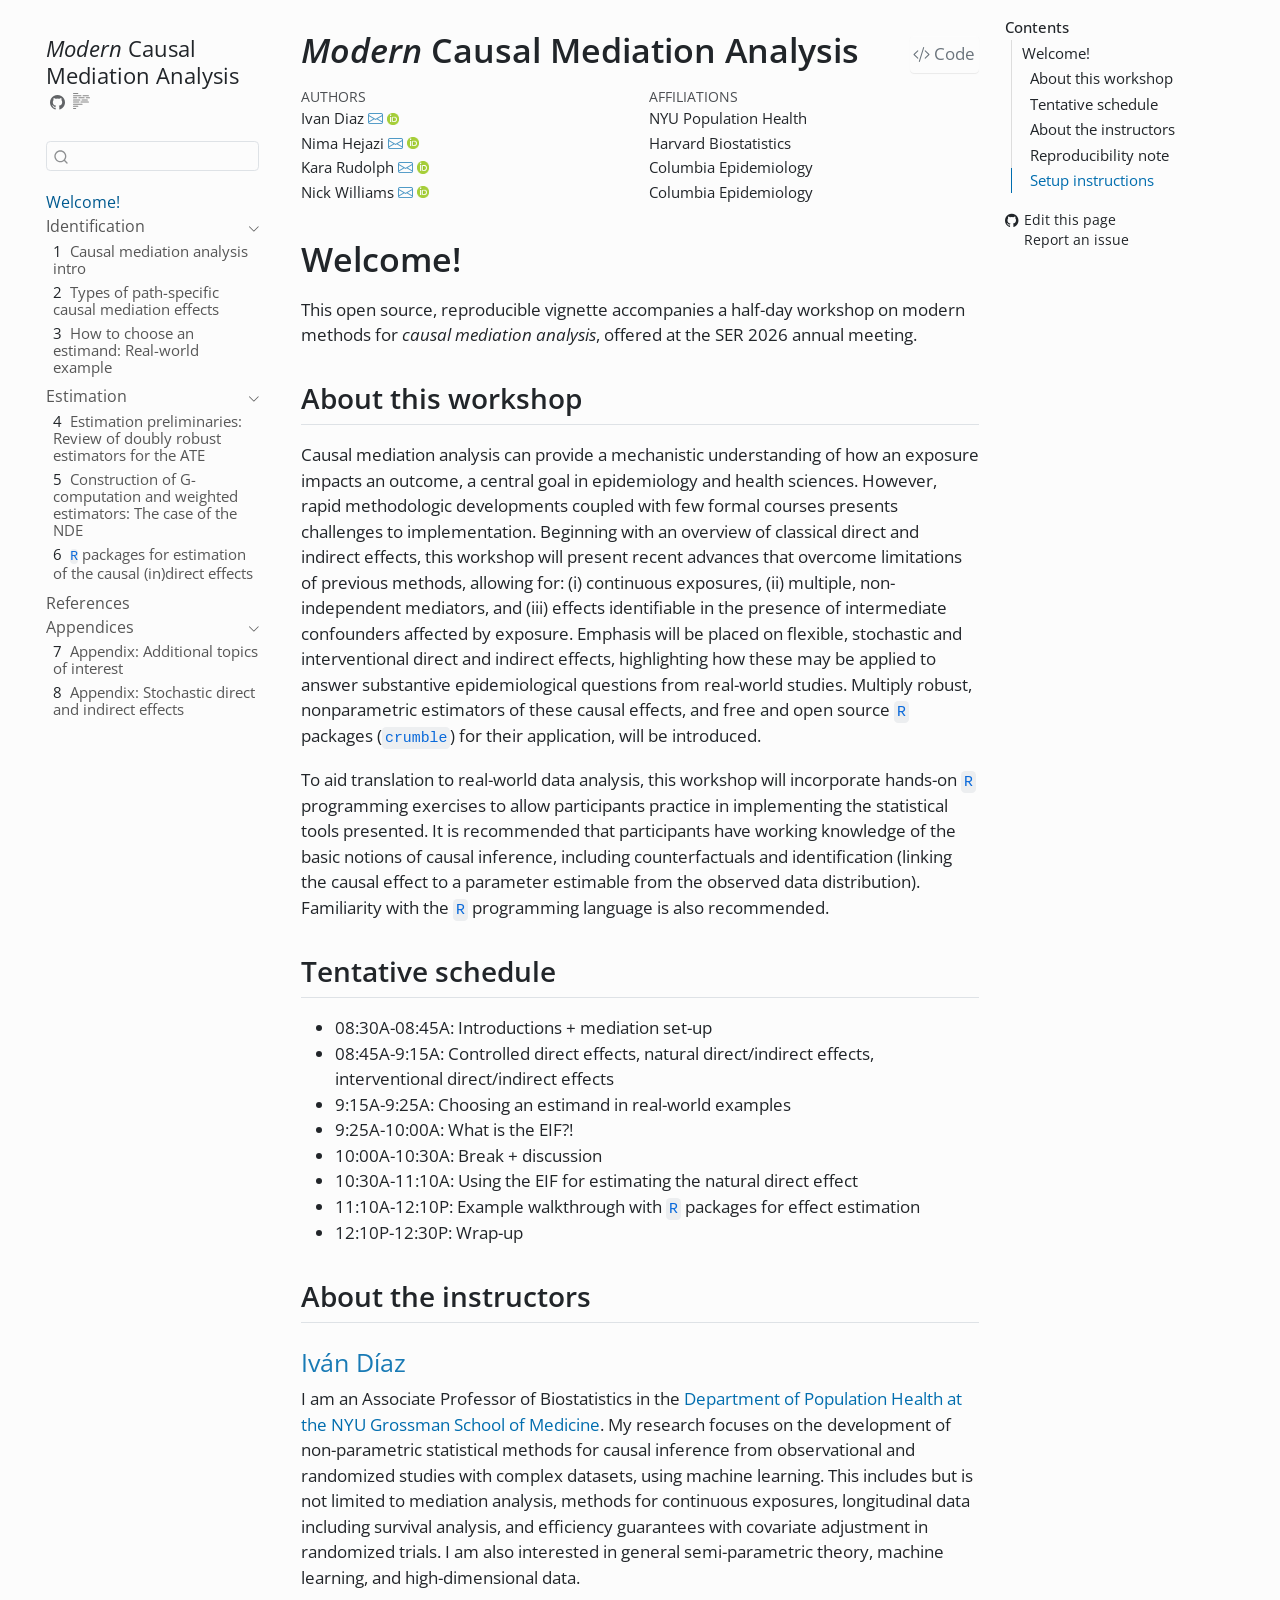
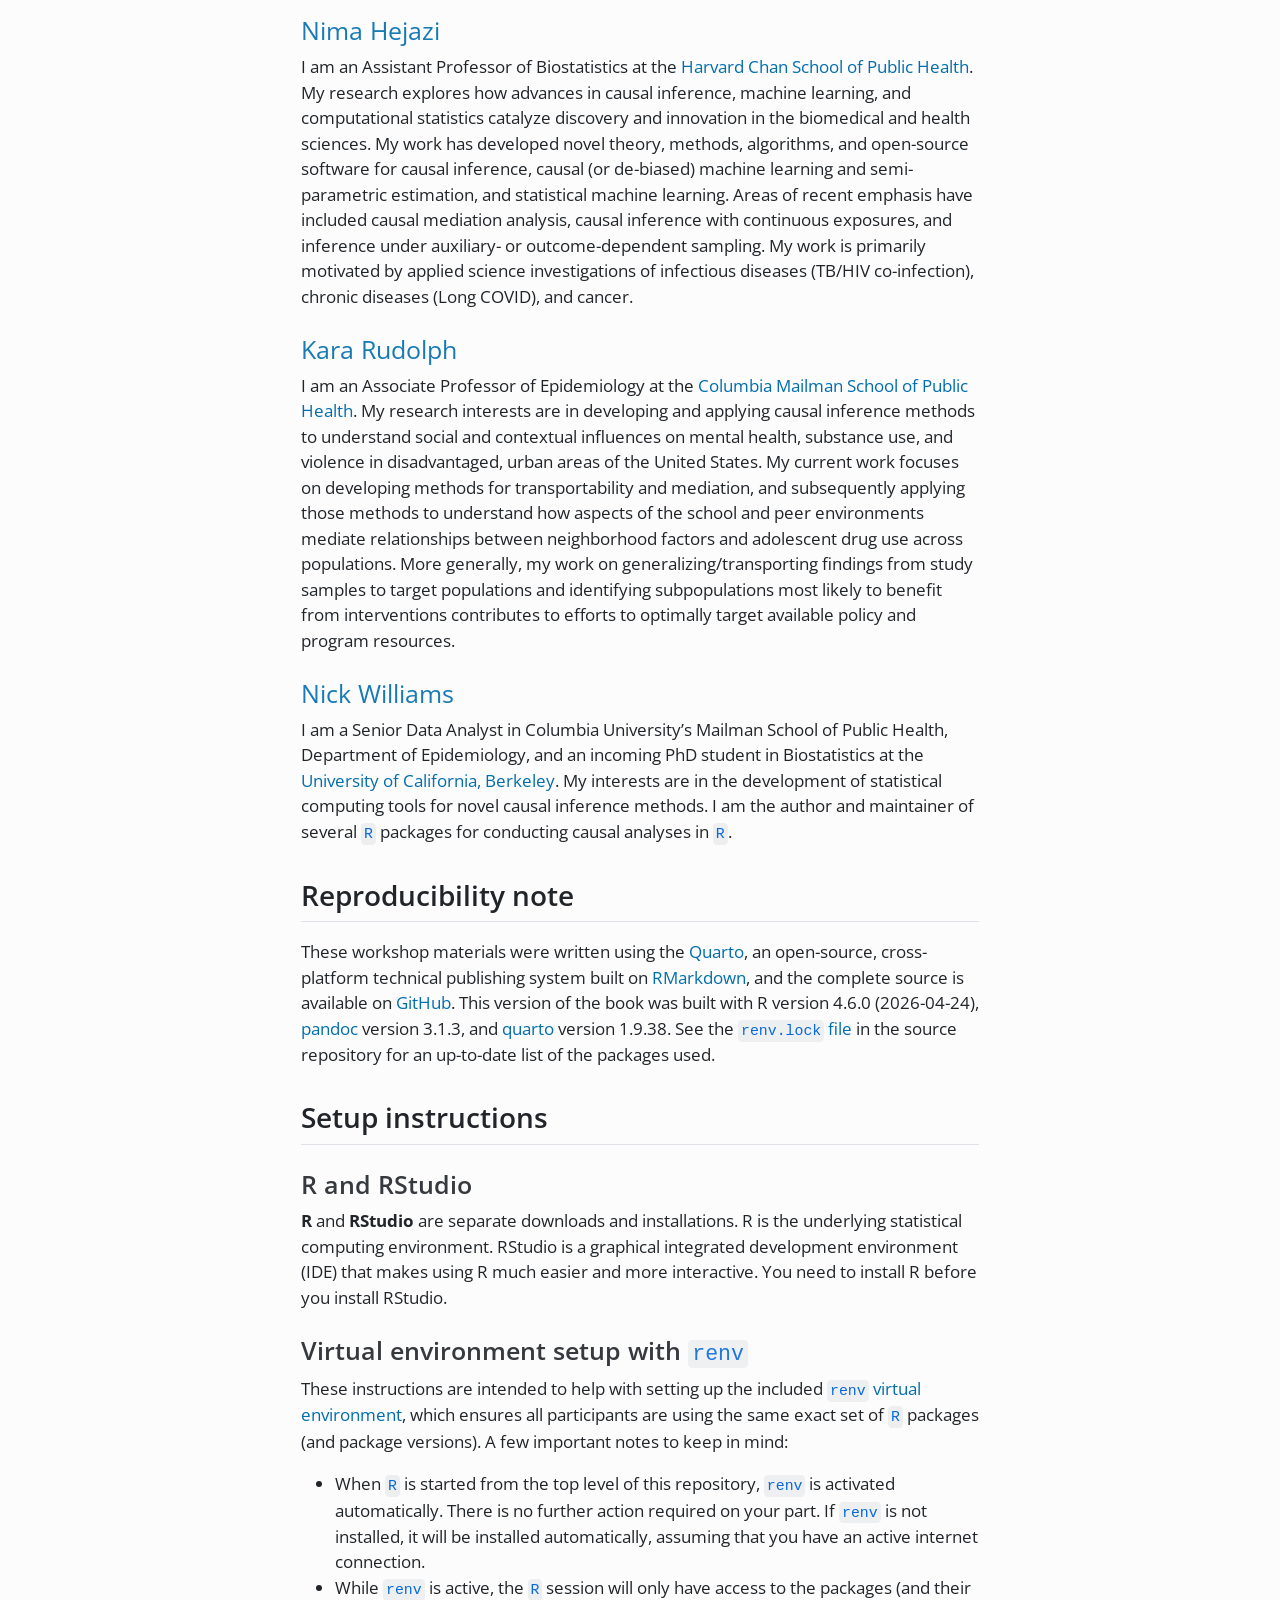
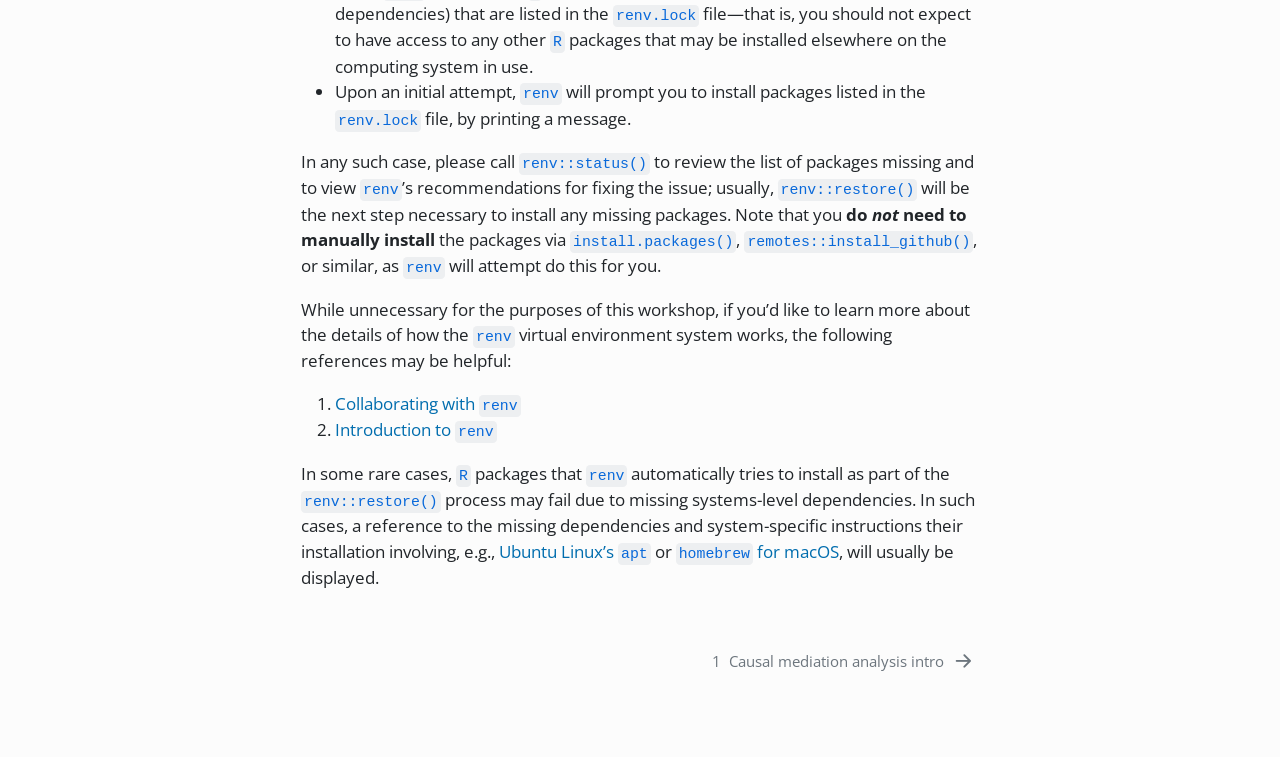
<file: index.html>
<!DOCTYPE html>
<html xmlns="http://www.w3.org/1999/xhtml" lang="en" xml:lang="en"><head>
<meta http-equiv="Content-Type" content="text/html; charset=UTF-8">
<meta charset="utf-8">
<meta name="generator" content="quarto-1.9.38">
<meta name="viewport" content="width=device-width, initial-scale=1.0, user-scalable=yes">
<title>Modern Causal Mediation Analysis</title>
<style>
/* Default styles provided by pandoc.
** See https://pandoc.org/MANUAL.html#variables-for-html for config info.
*/
code{white-space: pre-wrap;}
span.smallcaps{font-variant: small-caps;}
div.columns{display: flex; gap: min(4vw, 1.5em);}
div.column{flex: auto; overflow-x: auto;}
div.hanging-indent{margin-left: 1.5em; text-indent: -1.5em;}
ul.task-list{list-style: none;}
ul.task-list li input[type="checkbox"] {
  width: 0.8em;
  margin: 0 0.8em 0.2em -1em; /* quarto-specific, see https://github.com/quarto-dev/quarto-cli/issues/4556 */ 
  vertical-align: middle;
}
/* CSS for syntax highlighting */
html { -webkit-text-size-adjust: 100%; }
pre > code.sourceCode { white-space: pre; position: relative; }
pre > code.sourceCode > span { display: inline-block; line-height: 1.25; }
pre > code.sourceCode > span:empty { height: 1.2em; }
.sourceCode { overflow: visible; }
code.sourceCode > span { color: inherit; text-decoration: inherit; }
div.sourceCode { margin: 1em 0; }
pre.sourceCode { margin: 0; }
@media screen {
div.sourceCode { overflow: auto; }
}
@media print {
pre > code.sourceCode { white-space: pre-wrap; }
pre > code.sourceCode > span { text-indent: -5em; padding-left: 5em; }
}
pre.numberSource code
  { counter-reset: source-line 0; }
pre.numberSource code > span
  { position: relative; left: -4em; counter-increment: source-line; }
pre.numberSource code > span > a:first-child::before
  { content: counter(source-line);
    position: relative; left: -1em; text-align: right; vertical-align: baseline;
    border: none; display: inline-block;
    -webkit-touch-callout: none; -webkit-user-select: none;
    -khtml-user-select: none; -moz-user-select: none;
    -ms-user-select: none; user-select: none;
    padding: 0 4px; width: 4em;
  }
pre.numberSource { margin-left: 3em;  padding-left: 4px; }
div.sourceCode
  {   }
@media screen {
pre > code.sourceCode > span > a:first-child::before { text-decoration: underline; }
}
</style>

<script src="site_libs/quarto-nav/quarto-nav.js"></script>
<script src="site_libs/quarto-nav/headroom.min.js"></script>
<script src="site_libs/clipboard/clipboard.min.js"></script>
<script src="site_libs/quarto-search/autocomplete.umd.js"></script>
<script src="site_libs/quarto-search/fuse.min.js"></script>
<script src="site_libs/quarto-search/quarto-search.js"></script>
<meta name="quarto:offset" content="./">
<link href="./chapters/intro.html" rel="next">
<script src="site_libs/quarto-html/quarto.js" type="module"></script>
<script src="site_libs/quarto-html/tabsets/tabsets.js" type="module"></script>
<script src="site_libs/quarto-html/popper.min.js"></script>
<script src="site_libs/quarto-html/tippy.umd.min.js"></script>
<script src="site_libs/quarto-html/anchor.min.js"></script>
<link href="site_libs/quarto-html/tippy.css" rel="stylesheet">
<link href="site_libs/quarto-html/quarto-syntax-highlighting-be8263ff1b6b897a8d97feb209c764ac.css" rel="stylesheet" id="quarto-text-highlighting-styles">
<script src="site_libs/bootstrap/bootstrap.min.js"></script>
<link href="site_libs/bootstrap/bootstrap-icons.css" rel="stylesheet">
<link href="site_libs/bootstrap/bootstrap-91139ec9cef43a7ddec074dd0cc485e0.min.css" rel="stylesheet" append-hash="true" id="quarto-bootstrap" data-mode="light"><script id="quarto-search-options" type="application/json">{
  "location": "sidebar",
  "copy-button": false,
  "collapse-after": 3,
  "panel-placement": "start",
  "type": "textbox",
  "limit": 50,
  "keyboard-shortcut": [
    "f",
    "/",
    "s"
  ],
  "show-item-context": false,
  "language": {
    "search-no-results-text": "No results",
    "search-matching-documents-text": "matching documents",
    "search-copy-link-title": "Copy link to search",
    "search-hide-matches-text": "Hide additional matches",
    "search-more-match-text": "more match in this document",
    "search-more-matches-text": "more matches in this document",
    "search-clear-button-title": "Clear",
    "search-text-placeholder": "",
    "search-detached-cancel-button-title": "Cancel",
    "search-submit-button-title": "Submit",
    "search-label": "Search"
  }
}</script><script>
  MathJax = {
    tex: {
      tags: 'ams',  // should be 'ams', 'none', or 'all'
      macros: {
        E: '{\\mathbb{E}}',
        V: '{\\mathbb{V}}',
        P: '{\\mathsf{P}}',
        M: '{\\mathsf{M}}',
        Pr: '{\\mathbb{P}}',
        R: '{\\mathbb{R}}',
        I: '{\\mathbb{I}}',
        1: '{\\mathbb{1}}',
        D: '{\\mathcal{D}}',
        F: '{\\mathcal{F}}',
        M: '{\\mathcal{M}}',
        C: '{\\mathcal{C}}',
        G: '{\\mathcal{G}}',
        X: '{\\mathcal{X}}',
        Z: '{\\mathcal{Z}}',
        Hold: '{\\mathcal{H}}',
        lik: '{\\mathcal{L}}',
        logit: '{\\operatorname{logit}}',
        expit: '{\\operatorname{expit}}',
        argmin: '{\\operatorname*{arg\\,min}}',
        argmax: '{\\operatorname*{arg\\,max}}',
        indep: '{\\perp\\!\\!\\!\\perp}',
        notindep: '{\\centernot{\\perp\\!\\!\\!\\perp}}',
        coloneqq: '{\\mathrel{\\vcenter{:}}=}',
        iid: '{\\,\\, \\mathbin{\\overset{\\text{iid}}{\\sim}} \\,\\,}',
        asto: '{\\mathbin{\\underset{a.s.}{\\to}}}',
        pto: '{\\mathbin{\\underset{p}{\\to}}}',
        dto: '{\\mathbin{\\underset{d}{\\to}}}'
      }
    }
  };
</script>
</head>
<body class="nav-sidebar floating quarto-light">

<div id="quarto-search-results"></div>
  <header id="quarto-header" class="headroom fixed-top"><nav class="quarto-secondary-nav"><div class="container-fluid d-flex">
      <button type="button" class="quarto-btn-toggle btn" data-bs-toggle="collapse" role="button" data-bs-target=".quarto-sidebar-collapse-item" aria-controls="quarto-sidebar" aria-expanded="false" aria-label="Toggle sidebar navigation" onclick="if (window.quartoToggleHeadroom) { window.quartoToggleHeadroom(); }">
        <i class="bi bi-layout-text-sidebar-reverse"></i>
      </button>
        <nav class="quarto-page-breadcrumbs" aria-label="breadcrumb"><ol class="breadcrumb"><li class="breadcrumb-item"><a href="./index.html">Welcome!</a></li></ol></nav>
        <a class="flex-grow-1" role="navigation" data-bs-toggle="collapse" data-bs-target=".quarto-sidebar-collapse-item" aria-controls="quarto-sidebar" aria-expanded="false" aria-label="Toggle sidebar navigation" onclick="if (window.quartoToggleHeadroom) { window.quartoToggleHeadroom(); }">      
        </a>
      <button type="button" class="btn quarto-search-button" aria-label="Search" onclick="window.quartoOpenSearch();">
        <i class="bi bi-search"></i>
      </button>
    </div>
  </nav></header><!-- content --><div id="quarto-content" class="quarto-container page-columns page-rows-contents page-layout-article">
<!-- sidebar -->
  <nav id="quarto-sidebar" class="sidebar collapse collapse-horizontal quarto-sidebar-collapse-item sidebar-navigation floating overflow-auto"><div class="pt-lg-2 mt-2 text-left sidebar-header">
    <div class="sidebar-title mb-0 py-0">
      <a href="./"><em>Modern</em> Causal Mediation Analysis</a> 
        <div class="sidebar-tools-main">
    <a href="https://github.com/nhejazi/causal_mediation_workshops/" title="Source Code" class="quarto-navigation-tool px-1" aria-label="Source Code"><i class="bi bi-github"></i></a>
  <a href="" class="quarto-reader-toggle quarto-navigation-tool px-1" onclick="window.quartoToggleReader(); return false;" title="Toggle reader mode">
  <div class="quarto-reader-toggle-btn">
  <i class="bi"></i>
  </div>
</a>
</div>
    </div>
      </div>
        <div class="mt-2 flex-shrink-0 align-items-center">
        <div class="sidebar-search">
        <div id="quarto-search" class="" title="Search"></div>
        </div>
        </div>
    <div class="sidebar-menu-container"> 
    <ul class="list-unstyled mt-1">
<li class="sidebar-item">
  <div class="sidebar-item-container"> 
  <a href="./index.html" class="sidebar-item-text sidebar-link active">
 <span class="menu-text">Welcome!</span></a>
  </div>
</li>
        <li class="sidebar-item sidebar-item-section">
      <div class="sidebar-item-container"> 
            <a class="sidebar-item-text sidebar-link text-start" data-bs-toggle="collapse" data-bs-target="#quarto-sidebar-section-1" role="navigation" aria-expanded="true">
 <span class="menu-text">Identification</span></a>
          <a class="sidebar-item-toggle text-start" data-bs-toggle="collapse" data-bs-target="#quarto-sidebar-section-1" role="navigation" aria-expanded="true" aria-label="Toggle section">
            <i class="bi bi-chevron-right ms-2"></i>
          </a> 
      </div>
      <ul id="quarto-sidebar-section-1" class="collapse list-unstyled sidebar-section depth1 show">
<li class="sidebar-item">
  <div class="sidebar-item-container"> 
  <a href="./chapters/intro.html" class="sidebar-item-text sidebar-link">
 <span class="menu-text"><span class="chapter-number">1</span>&nbsp; <span class="chapter-title">Causal mediation analysis intro</span></span></a>
  </div>
</li>
          <li class="sidebar-item">
  <div class="sidebar-item-container"> 
  <a href="./chapters/effects_defn.html" class="sidebar-item-text sidebar-link">
 <span class="menu-text"><span class="chapter-number">2</span>&nbsp; <span class="chapter-title">Types of path-specific causal mediation effects</span></span></a>
  </div>
</li>
          <li class="sidebar-item">
  <div class="sidebar-item-container"> 
  <a href="./chapters/how_to_choose.html" class="sidebar-item-text sidebar-link">
 <span class="menu-text"><span class="chapter-number">3</span>&nbsp; <span class="chapter-title">How to choose an estimand: Real-world example</span></span></a>
  </div>
</li>
      </ul>
</li>
        <li class="sidebar-item sidebar-item-section">
      <div class="sidebar-item-container"> 
            <a class="sidebar-item-text sidebar-link text-start" data-bs-toggle="collapse" data-bs-target="#quarto-sidebar-section-2" role="navigation" aria-expanded="true">
 <span class="menu-text">Estimation</span></a>
          <a class="sidebar-item-toggle text-start" data-bs-toggle="collapse" data-bs-target="#quarto-sidebar-section-2" role="navigation" aria-expanded="true" aria-label="Toggle section">
            <i class="bi bi-chevron-right ms-2"></i>
          </a> 
      </div>
      <ul id="quarto-sidebar-section-2" class="collapse list-unstyled sidebar-section depth1 show">
<li class="sidebar-item">
  <div class="sidebar-item-container"> 
  <a href="./chapters/estimation_prelims.html" class="sidebar-item-text sidebar-link">
 <span class="menu-text"><span class="chapter-number">4</span>&nbsp; <span class="chapter-title">Estimation preliminaries: Review of doubly robust estimators for the ATE</span></span></a>
  </div>
</li>
          <li class="sidebar-item">
  <div class="sidebar-item-container"> 
  <a href="./chapters/estimation_natural_interv.html" class="sidebar-item-text sidebar-link">
 <span class="menu-text"><span class="chapter-number">5</span>&nbsp; <span class="chapter-title">Construction of G-computation and weighted estimators: The case of the NDE</span></span></a>
  </div>
</li>
          <li class="sidebar-item">
  <div class="sidebar-item-container"> 
  <a href="./chapters/estimation_walkthrough.html" class="sidebar-item-text sidebar-link">
 <span class="menu-text"><span class="chapter-number">6</span>&nbsp; <span class="chapter-title"><code>R</code> packages for estimation of the causal (in)direct effects</span></span></a>
  </div>
</li>
      </ul>
</li>
        <li class="sidebar-item">
  <div class="sidebar-item-container"> 
  <a href="./references.html" class="sidebar-item-text sidebar-link">
 <span class="menu-text">References</span></a>
  </div>
</li>
        <li class="sidebar-item sidebar-item-section">
      <div class="sidebar-item-container"> 
            <a class="sidebar-item-text sidebar-link text-start" data-bs-toggle="collapse" data-bs-target="#quarto-sidebar-section-3" role="navigation" aria-expanded="true">
 <span class="menu-text">Appendices</span></a>
          <a class="sidebar-item-toggle text-start" data-bs-toggle="collapse" data-bs-target="#quarto-sidebar-section-3" role="navigation" aria-expanded="true" aria-label="Toggle section">
            <i class="bi bi-chevron-right ms-2"></i>
          </a> 
      </div>
      <ul id="quarto-sidebar-section-3" class="collapse list-unstyled sidebar-section depth1 show">
<li class="sidebar-item">
  <div class="sidebar-item-container"> 
  <a href="./chapters/additional_readings.html" class="sidebar-item-text sidebar-link">
 <span class="menu-text"><span class="chapter-number">7</span>&nbsp; <span class="chapter-title">Appendix: Additional topics of interest</span></span></a>
  </div>
</li>
          <li class="sidebar-item">
  <div class="sidebar-item-container"> 
  <a href="./chapters/stochastic_effects.html" class="sidebar-item-text sidebar-link">
 <span class="menu-text"><span class="chapter-number">8</span>&nbsp; <span class="chapter-title">Appendix: Stochastic direct and indirect effects</span></span></a>
  </div>
</li>
      </ul>
</li>
    </ul>
</div>
</nav><div id="quarto-sidebar-glass" class="quarto-sidebar-collapse-item" data-bs-toggle="collapse" data-bs-target=".quarto-sidebar-collapse-item"></div>
<!-- margin-sidebar -->
    <div id="quarto-margin-sidebar" class="sidebar margin-sidebar">
        <nav id="TOC" role="doc-toc" class="toc-active"><h2 id="toc-title">Contents</h2>
   
  <ul class="collapse">
<li>
<a href="#welcome" id="toc-welcome" class="nav-link active" data-scroll-target="#welcome">Welcome!</a>
  <ul class="collapse">
<li><a href="#about" id="toc-about" class="nav-link" data-scroll-target="#about">About this workshop</a></li>
  <li><a href="#schedule" id="toc-schedule" class="nav-link" data-scroll-target="#schedule">Tentative schedule</a></li>
  <li><a href="#instructors" id="toc-instructors" class="nav-link" data-scroll-target="#instructors">About the instructors</a></li>
  <li><a href="#repro" id="toc-repro" class="nav-link" data-scroll-target="#repro">Reproducibility note</a></li>
  <li><a href="#setup" id="toc-setup" class="nav-link" data-scroll-target="#setup">Setup instructions</a></li>
  </ul>
</li>
  </ul><div class="toc-actions"><ul class="collapse"><li><a href="https://github.com/nhejazi/causal_mediation_workshops/edit/master/index.qmd" class="toc-action"><i class="bi bi-github"></i>Edit this page</a></li><li><a href="https://github.com/nhejazi/causal_mediation_workshops/issues/new" class="toc-action"><i class="bi empty"></i>Report an issue</a></li></ul></div></nav>
    </div>
<!-- main -->
<main class="content" id="quarto-document-content"><header id="title-block-header" class="quarto-title-block default"><div class="quarto-title">
<div class="quarto-title-block"><div><h1 class="title">
<em>Modern</em> Causal Mediation Analysis</h1><button type="button" class="btn code-tools-button" id="quarto-code-tools-source"><i class="bi"></i> Code</button></div></div>
</div>


<div class="quarto-title-meta-author">
  <div class="quarto-title-meta-heading">Authors</div>
  <div class="quarto-title-meta-heading">Affiliations</div>
  
    <div class="quarto-title-meta-contents">
    <p class="author">Ivan Diaz <a href="mailto:ivan.diaz@nyulangone.org" class="quarto-title-author-email"><i class="bi bi-envelope"></i></a> <a href="https://orcid.org/0000-0001-9056-2047" class="quarto-title-author-orcid"> <img src="[data-uri]"></a></p>
  </div>
  <div class="quarto-title-meta-contents">
        <p class="affiliation">
            NYU Population Health
          </p>
      </div>
    <div class="quarto-title-meta-contents">
    <p class="author">Nima Hejazi <a href="mailto:nhejazi@hsph.harvard.edu" class="quarto-title-author-email"><i class="bi bi-envelope"></i></a> <a href="https://orcid.org/0000-0002-7127-2789" class="quarto-title-author-orcid"> <img src="[data-uri]"></a></p>
  </div>
  <div class="quarto-title-meta-contents">
        <p class="affiliation">
            Harvard Biostatistics
          </p>
      </div>
    <div class="quarto-title-meta-contents">
    <p class="author">Kara Rudolph <a href="mailto:kr2854@cumc.columbia.edu" class="quarto-title-author-email"><i class="bi bi-envelope"></i></a> <a href="https://orcid.org/0000-0002-9417-7960" class="quarto-title-author-orcid"> <img src="[data-uri]"></a></p>
  </div>
  <div class="quarto-title-meta-contents">
        <p class="affiliation">
            Columbia Epidemiology
          </p>
      </div>
    <div class="quarto-title-meta-contents">
    <p class="author">Nick Williams <a href="mailto:nicholaswilliams@berkeley.edu" class="quarto-title-author-email"><i class="bi bi-envelope"></i></a> <a href="https://orcid.org/0000-0002-1378-4831" class="quarto-title-author-orcid"> <img src="[data-uri]"></a></p>
  </div>
  <div class="quarto-title-meta-contents">
        <p class="affiliation">
            Columbia Epidemiology
          </p>
      </div>
  </div>

<div class="quarto-title-meta">

      
  
    
  </div>
  


</header><section id="welcome" class="level1 unnumbered"><h1 class="unnumbered">Welcome!</h1>
<p>This open source, reproducible vignette accompanies a half-day workshop on modern methods for <em>causal mediation analysis</em>, offered at the SER 2026 annual meeting.</p>
<section id="about" class="level2"><h2 class="anchored" data-anchor-id="about">About this workshop</h2>
<p>Causal mediation analysis can provide a mechanistic understanding of how an exposure impacts an outcome, a central goal in epidemiology and health sciences. However, rapid methodologic developments coupled with few formal courses presents challenges to implementation. Beginning with an overview of classical direct and indirect effects, this workshop will present recent advances that overcome limitations of previous methods, allowing for: (i) continuous exposures, (ii) multiple, non-independent mediators, and (iii) effects identifiable in the presence of intermediate confounders affected by exposure. Emphasis will be placed on flexible, stochastic and interventional direct and indirect effects, highlighting how these may be applied to answer substantive epidemiological questions from real-world studies. Multiply robust, nonparametric estimators of these causal effects, and free and open source <code>R</code> packages (<a href="https://github.com/nt-williams/crumble"><code>crumble</code></a>) for their application, will be introduced.</p>
<p>To aid translation to real-world data analysis, this workshop will incorporate hands-on <code>R</code> programming exercises to allow participants practice in implementing the statistical tools presented. It is recommended that participants have working knowledge of the basic notions of causal inference, including counterfactuals and identification (linking the causal effect to a parameter estimable from the observed data distribution). Familiarity with the <code>R</code> programming language is also recommended.</p>
</section><section id="schedule" class="level2"><h2 class="anchored" data-anchor-id="schedule">Tentative schedule</h2>
<ul>
<li>08:30A-08:45A: Introductions + mediation set-up <!-- Kara, 15 min-->
</li>
<li>08:45A-9:15A: Controlled direct effects, natural direct/indirect effects, interventional direct/indirect effects <!-- Kara, 15; Nima, 15-->
</li>
<li>9:15A-9:25A: Choosing an estimand in real-world examples <!-- Kara, 15-->
</li>
<li>9:25A-10:00A: What is the EIF?! <!-- Nima, 35-->
</li>
<li>10:00A-10:30A: Break + discussion</li>
<li>10:30A-11:10A: Using the EIF for estimating the natural direct effect <!-- Nima, 35-->
</li>
<li>11:10A-12:10P: Example walkthrough with <code>R</code> packages for effect estimation <!-- Nick, 45-->
</li>
<li>12:10P-12:30P: Wrap-up</li>
</ul></section><section id="instructors" class="level2"><h2 class="anchored" data-anchor-id="instructors">About the instructors</h2>
<section id="iván-díaz" class="level3 unnumbered"><h3 class="unnumbered anchored" data-anchor-id="iván-díaz"><a href="https://www.idiaz.xyz/">Iván Díaz</a></h3>
<p>I am an Associate Professor of Biostatistics in the <a href="https://med.nyu.edu/faculty/ivan-l-diaz">Department of Population Health at the NYU Grossman School of Medicine</a>. My research focuses on the development of non-parametric statistical methods for causal inference from observational and randomized studies with complex datasets, using machine learning. This includes but is not limited to mediation analysis, methods for continuous exposures, longitudinal data including survival analysis, and efficiency guarantees with covariate adjustment in randomized trials. I am also interested in general semi-parametric theory, machine learning, and high-dimensional data.</p>
</section><section id="nima-hejazi" class="level3 unnumbered"><h3 class="unnumbered anchored" data-anchor-id="nima-hejazi"><a href="https://nimahejazi.org">Nima Hejazi</a></h3>
<p>I am an Assistant Professor of Biostatistics at the <a href="https://www.hsph.harvard.edu/profile/nima-hejazi/">Harvard Chan School of Public Health</a>. My research explores how advances in causal inference, machine learning, and computational statistics catalyze discovery and innovation in the biomedical and health sciences. My work has developed novel theory, methods, algorithms, and open-source software for causal inference, causal (or de-biased) machine learning and semi-parametric estimation, and statistical machine learning. Areas of recent emphasis have included causal mediation analysis, causal inference with continuous exposures, and inference under auxiliary- or outcome-dependent sampling. My work is primarily motivated by applied science investigations of infectious diseases (TB/HIV co-infection), chronic diseases (Long COVID), and cancer.</p>
</section><section id="kara-rudolph" class="level3 unnumbered"><h3 class="unnumbered anchored" data-anchor-id="kara-rudolph"><a href="https://kararudolph.github.io/">Kara Rudolph</a></h3>
<p>I am an Associate Professor of Epidemiology at the <a href="https://www.publichealth.columbia.edu/profile/kara-rudolph-phd">Columbia Mailman School of Public Health</a>. My research interests are in developing and applying causal inference methods to understand social and contextual influences on mental health, substance use, and violence in disadvantaged, urban areas of the United States. My current work focuses on developing methods for transportability and mediation, and subsequently applying those methods to understand how aspects of the school and peer environments mediate relationships between neighborhood factors and adolescent drug use across populations. More generally, my work on generalizing/transporting findings from study samples to target populations and identifying subpopulations most likely to benefit from interventions contributes to efforts to optimally target available policy and program resources.</p>
</section><section id="nick-williams" class="level3 unnumbered"><h3 class="unnumbered anchored" data-anchor-id="nick-williams"><a href="https://nicholastwilliams.com/">Nick Williams</a></h3>
<p>I am a Senior Data Analyst in Columbia University’s Mailman School of Public Health, Department of Epidemiology, and an incoming PhD student in Biostatistics at the <a href="https://publichealth.berkeley.edu/academics/biostatistics">University of California, Berkeley</a>. My interests are in the development of statistical computing tools for novel causal inference methods. I am the author and maintainer of several <code>R</code> packages for conducting causal analyses in <code>R</code>.</p>
</section></section><section id="repro" class="level2"><h2 class="anchored" data-anchor-id="repro">Reproducibility note</h2>
<p>These workshop materials were written using the <a href="https://quarto.org/">Quarto</a>, an open-source, cross-platform technical publishing system built on <a href="https://rmarkdown.rstudio.com/">RMarkdown</a>, and the complete source is available on <a href="https://github.com/nhejazi/causal_mediation_workshops">GitHub</a>. This version of the book was built with R version 4.6.0 (2026-04-24), <a href="https://pandoc.org/">pandoc</a> version 3.1.3, and <a href="https://quarto.org/">quarto</a> version 1.9.38. See the <a href="https://github.com/nhejazi/causal_mediation_workshops/blob/master/renv.lock"><code>renv.lock</code> file</a> in the source repository for an up-to-date list of the packages used.</p>
</section><section id="setup" class="level2"><h2 class="anchored" data-anchor-id="setup">Setup instructions</h2>
<section id="r-and-rstudio" class="level3"><h3 class="anchored" data-anchor-id="r-and-rstudio">R and RStudio</h3>
<p><strong>R</strong> and <strong>RStudio</strong> are separate downloads and installations. R is the underlying statistical computing environment. RStudio is a graphical integrated development environment (IDE) that makes using R much easier and more interactive. You need to install R before you install RStudio.</p>
</section><section id="renv" class="level3"><h3 class="anchored" data-anchor-id="renv">Virtual environment setup with <code>renv</code>
</h3>
<p>These instructions are intended to help with setting up the included <a href="https://rstudio.github.io/renv/index.html"><code>renv</code> virtual environment</a>, which ensures all participants are using the same exact set of <code>R</code> packages (and package versions). A few important notes to keep in mind:</p>
<ul>
<li>When <code>R</code> is started from the top level of this repository, <code>renv</code> is activated automatically. There is no further action required on your part. If <code>renv</code> is not installed, it will be installed automatically, assuming that you have an active internet connection.</li>
<li>While <code>renv</code> is active, the <code>R</code> session will only have access to the packages (and their dependencies) that are listed in the <code>renv.lock</code> file—that is, you should not expect to have access to any other <code>R</code> packages that may be installed elsewhere on the computing system in use.</li>
<li>Upon an initial attempt, <code>renv</code> will prompt you to install packages listed in the <code>renv.lock</code> file, by printing a message.</li>
</ul>
<p>In any such case, please call <code><a href="https://rstudio.github.io/renv/reference/status.html">renv::status()</a></code> to review the list of packages missing and to view <code>renv</code>’s recommendations for fixing the issue; usually, <code><a href="https://rstudio.github.io/renv/reference/restore.html">renv::restore()</a></code> will be the next step necessary to install any missing packages. Note that you <strong>do <em>not</em> need to manually install</strong> the packages via <code><a href="https://rdrr.io/r/utils/install.packages.html">install.packages()</a></code>, <code><a href="https://remotes.r-lib.org/reference/install_github.html">remotes::install_github()</a></code>, or similar, as <code>renv</code> will attempt do this for you.</p>
<p>While unnecessary for the purposes of this workshop, if you’d like to learn more about the details of how the <code>renv</code> virtual environment system works, the following references may be helpful:</p>
<ol type="1">
<li><a href="https://rstudio.github.io/renv/articles/collaborating.html">Collaborating with <code>renv</code></a></li>
<li><a href="https://rstudio.github.io/renv/articles/renv.html">Introduction to <code>renv</code></a></li>
</ol>
<p>In some rare cases, <code>R</code> packages that <code>renv</code> automatically tries to install as part of the <code><a href="https://rstudio.github.io/renv/reference/restore.html">renv::restore()</a></code> process may fail due to missing systems-level dependencies. In such cases, a reference to the missing dependencies and system-specific instructions their installation involving, e.g., <a href="http://manpages.ubuntu.com/manpages/bionic/man8/apt.8.html">Ubuntu Linux’s <code>apt</code></a> or <a href="https://brew.sh/"><code>homebrew</code> for macOS</a>, will usually be displayed.</p>


<!-- -->

</section></section></section></main><!-- /main --><script id="quarto-html-after-body" type="application/javascript">
  window.document.addEventListener("DOMContentLoaded", function (event) {
    const icon = "";
    const anchorJS = new window.AnchorJS();
    anchorJS.options = {
      placement: 'right',
      icon: icon
    };
    anchorJS.add('.anchored');
    const isCodeAnnotation = (el) => {
      for (const clz of el.classList) {
        if (clz.startsWith('code-annotation-')) {                     
          return true;
        }
      }
      return false;
    }
    const onCopySuccess = function(e) {
      // button target
      const button = e.trigger;
      // don't keep focus
      button.blur();
      // flash "checked"
      button.classList.add('code-copy-button-checked');
      var currentTitle = button.getAttribute("title");
      button.setAttribute("title", "Copied!");
      let tooltip;
      if (window.bootstrap) {
        button.setAttribute("data-bs-toggle", "tooltip");
        button.setAttribute("data-bs-placement", "left");
        button.setAttribute("data-bs-title", "Copied!");
        tooltip = new bootstrap.Tooltip(button, 
          { trigger: "manual", 
            customClass: "code-copy-button-tooltip",
            offset: [0, -8]});
        tooltip.show();    
      }
      setTimeout(function() {
        if (tooltip) {
          tooltip.hide();
          button.removeAttribute("data-bs-title");
          button.removeAttribute("data-bs-toggle");
          button.removeAttribute("data-bs-placement");
        }
        button.setAttribute("title", currentTitle);
        button.classList.remove('code-copy-button-checked');
      }, 1000);
      // clear code selection
      e.clearSelection();
    }
    const getTextToCopy = function(trigger) {
      const outerScaffold = trigger.parentElement.cloneNode(true);
      const codeEl = outerScaffold.querySelector('code');
      for (const childEl of codeEl.children) {
        if (isCodeAnnotation(childEl)) {
          childEl.remove();
        }
      }
      return codeEl.innerText;
    }
    const clipboard = new window.ClipboardJS('.code-copy-button:not([data-in-quarto-modal])', {
      text: getTextToCopy
    });
    clipboard.on('success', onCopySuccess);
    if (window.document.getElementById('quarto-embedded-source-code-modal')) {
      const clipboardModal = new window.ClipboardJS('.code-copy-button[data-in-quarto-modal]', {
        text: getTextToCopy,
        container: window.document.getElementById('quarto-embedded-source-code-modal')
      });
      clipboardModal.on('success', onCopySuccess);
    }
    const viewSource = window.document.getElementById('quarto-view-source') ||
                       window.document.getElementById('quarto-code-tools-source');
    if (viewSource) {
      const sourceUrl = viewSource.getAttribute("data-quarto-source-url");
      viewSource.addEventListener("click", function(e) {
        if (sourceUrl) {
          // rstudio viewer pane
          if (/\bcapabilities=\b/.test(window.location)) {
            window.open(sourceUrl);
          } else {
            window.location.href = sourceUrl;
          }
        } else {
          const modal = new bootstrap.Modal(document.getElementById('quarto-embedded-source-code-modal'));
          modal.show();
        }
        return false;
      });
    }
    function toggleCodeHandler(show) {
      return function(e) {
        const detailsSrc = window.document.querySelectorAll(".cell > details > .sourceCode");
        for (let i=0; i<detailsSrc.length; i++) {
          const details = detailsSrc[i].parentElement;
          if (show) {
            details.open = true;
          } else {
            details.removeAttribute("open");
          }
        }
        const cellCodeDivs = window.document.querySelectorAll(".cell > .sourceCode");
        const fromCls = show ? "hidden" : "unhidden";
        const toCls = show ? "unhidden" : "hidden";
        for (let i=0; i<cellCodeDivs.length; i++) {
          const codeDiv = cellCodeDivs[i];
          if (codeDiv.classList.contains(fromCls)) {
            codeDiv.classList.remove(fromCls);
            codeDiv.classList.add(toCls);
          } 
        }
        return false;
      }
    }
    const hideAllCode = window.document.getElementById("quarto-hide-all-code");
    if (hideAllCode) {
      hideAllCode.addEventListener("click", toggleCodeHandler(false));
    }
    const showAllCode = window.document.getElementById("quarto-show-all-code");
    if (showAllCode) {
      showAllCode.addEventListener("click", toggleCodeHandler(true));
    }
      var localhostRegex = new RegExp(/^(?:http|https):\/\/localhost\:?[0-9]*\//);
      var mailtoRegex = new RegExp(/^mailto:/);
        var filterRegex = new RegExp("https:\/\/codex\.nimahejazi\.org\/causal_mediation_workshops\/");
      var isInternal = (href) => {
          return filterRegex.test(href) || localhostRegex.test(href) || mailtoRegex.test(href);
      }
      // Inspect non-navigation links and adorn them if external
     var links = window.document.querySelectorAll('a[href]:not(.nav-link):not(.navbar-brand):not(.toc-action):not(.sidebar-link):not(.sidebar-item-toggle):not(.pagination-link):not(.no-external):not([aria-hidden]):not(.dropdown-item):not(.quarto-navigation-tool):not(.about-link)');
      for (var i=0; i<links.length; i++) {
        const link = links[i];
        if (!isInternal(link.href)) {
          // undo the damage that might have been done by quarto-nav.js in the case of
          // links that we want to consider external
          if (link.dataset.originalHref !== undefined) {
            link.href = link.dataset.originalHref;
          }
        }
      }
    function tippyHover(el, contentFn, onTriggerFn, onUntriggerFn) {
      const config = {
        allowHTML: true,
        maxWidth: 500,
        delay: 100,
        arrow: false,
        appendTo: function(el) {
            return el.parentElement;
        },
        interactive: true,
        interactiveBorder: 10,
        theme: 'quarto',
        placement: 'bottom-start',
      };
      if (contentFn) {
        config.content = contentFn;
      }
      if (onTriggerFn) {
        config.onTrigger = onTriggerFn;
      }
      if (onUntriggerFn) {
        config.onUntrigger = onUntriggerFn;
      }
      window.tippy(el, config); 
    }
    const noterefs = window.document.querySelectorAll('a[role="doc-noteref"]');
    for (var i=0; i<noterefs.length; i++) {
      const ref = noterefs[i];
      tippyHover(ref, function() {
        // use id or data attribute instead here
        let href = ref.getAttribute('data-footnote-href') || ref.getAttribute('href');
        try { href = new URL(href).hash; } catch {}
        const id = href.replace(/^#\/?/, "");
        const note = window.document.getElementById(id);
        if (note) {
          return note.innerHTML;
        } else {
          return "";
        }
      });
    }
    const xrefs = window.document.querySelectorAll('a.quarto-xref');
    const processXRef = (id, note) => {
      // Strip column container classes
      const stripColumnClz = (el) => {
        el.classList.remove("page-full", "page-columns");
        if (el.children) {
          for (const child of el.children) {
            stripColumnClz(child);
          }
        }
      }
      stripColumnClz(note)
      if (id === null || id.startsWith('sec-')) {
        // Special case sections, only their first couple elements
        const container = document.createElement("div");
        if (note.children && note.children.length > 2) {
          container.appendChild(note.children[0].cloneNode(true));
          for (let i = 1; i < note.children.length; i++) {
            const child = note.children[i];
            if (child.tagName === "P" && child.innerText === "") {
              continue;
            } else {
              container.appendChild(child.cloneNode(true));
              break;
            }
          }
          if (window.Quarto?.typesetMath) {
            window.Quarto.typesetMath(container);
          }
          return container.innerHTML
        } else {
          if (window.Quarto?.typesetMath) {
            window.Quarto.typesetMath(note);
          }
          return note.innerHTML;
        }
      } else {
        // Remove any anchor links if they are present
        const anchorLink = note.querySelector('a.anchorjs-link');
        if (anchorLink) {
          anchorLink.remove();
        }
        if (window.Quarto?.typesetMath) {
          window.Quarto.typesetMath(note);
        }
        if (note.classList.contains("callout")) {
          return note.outerHTML;
        } else {
          return note.innerHTML;
        }
      }
    }
    for (var i=0; i<xrefs.length; i++) {
      const xref = xrefs[i];
      tippyHover(xref, undefined, function(instance) {
        instance.disable();
        let url = xref.getAttribute('href');
        let hash = undefined; 
        if (url.startsWith('#')) {
          hash = url;
        } else {
          try { hash = new URL(url).hash; } catch {}
        }
        if (hash) {
          const id = hash.replace(/^#\/?/, "");
          const note = window.document.getElementById(id);
          if (note !== null) {
            try {
              const html = processXRef(id, note.cloneNode(true));
              instance.setContent(html);
            } finally {
              instance.enable();
              instance.show();
            }
          } else {
            // See if we can fetch this
            fetch(url.split('#')[0])
            .then(res => res.text())
            .then(html => {
              const parser = new DOMParser();
              const htmlDoc = parser.parseFromString(html, "text/html");
              const note = htmlDoc.getElementById(id);
              if (note !== null) {
                const html = processXRef(id, note);
                instance.setContent(html);
              } 
            }).finally(() => {
              instance.enable();
              instance.show();
            });
          }
        } else {
          // See if we can fetch a full url (with no hash to target)
          // This is a special case and we should probably do some content thinning / targeting
          fetch(url)
          .then(res => res.text())
          .then(html => {
            const parser = new DOMParser();
            const htmlDoc = parser.parseFromString(html, "text/html");
            const note = htmlDoc.querySelector('main.content');
            if (note !== null) {
              // This should only happen for chapter cross references
              // (since there is no id in the URL)
              // remove the first header
              if (note.children.length > 0 && note.children[0].tagName === "HEADER") {
                note.children[0].remove();
              }
              const html = processXRef(null, note);
              instance.setContent(html);
            } 
          }).finally(() => {
            instance.enable();
            instance.show();
          });
        }
      }, function(instance) {
      });
    }
        let selectedAnnoteEl;
        const selectorForAnnotation = ( cell, annotation) => {
          let cellAttr = 'data-code-cell="' + cell + '"';
          let lineAttr = 'data-code-annotation="' +  annotation + '"';
          const selector = 'span[' + cellAttr + '][' + lineAttr + ']';
          return selector;
        }
        const selectCodeLines = (annoteEl) => {
          const doc = window.document;
          const targetCell = annoteEl.getAttribute("data-target-cell");
          const targetAnnotation = annoteEl.getAttribute("data-target-annotation");
          const annoteSpan = window.document.querySelector(selectorForAnnotation(targetCell, targetAnnotation));
          const lines = annoteSpan.getAttribute("data-code-lines").split(",");
          const lineIds = lines.map((line) => {
            return targetCell + "-" + line;
          })
          let top = null;
          let height = null;
          let parent = null;
          if (lineIds.length > 0) {
              //compute the position of the single el (top and bottom and make a div)
              const el = window.document.getElementById(lineIds[0]);
              top = el.offsetTop;
              height = el.offsetHeight;
              parent = el.parentElement.parentElement;
            if (lineIds.length > 1) {
              const lastEl = window.document.getElementById(lineIds[lineIds.length - 1]);
              const bottom = lastEl.offsetTop + lastEl.offsetHeight;
              height = bottom - top;
            }
            if (top !== null && height !== null && parent !== null) {
              // cook up a div (if necessary) and position it 
              let div = window.document.getElementById("code-annotation-line-highlight");
              if (div === null) {
                div = window.document.createElement("div");
                div.setAttribute("id", "code-annotation-line-highlight");
                div.style.position = 'absolute';
                parent.appendChild(div);
              }
              div.style.top = top - 2 + "px";
              div.style.height = height + 4 + "px";
              div.style.left = 0;
              let gutterDiv = window.document.getElementById("code-annotation-line-highlight-gutter");
              if (gutterDiv === null) {
                gutterDiv = window.document.createElement("div");
                gutterDiv.setAttribute("id", "code-annotation-line-highlight-gutter");
                gutterDiv.style.position = 'absolute';
                const codeCell = window.document.getElementById(targetCell);
                const gutter = codeCell.querySelector('.code-annotation-gutter');
                gutter.appendChild(gutterDiv);
              }
              gutterDiv.style.top = top - 2 + "px";
              gutterDiv.style.height = height + 4 + "px";
            }
            selectedAnnoteEl = annoteEl;
          }
        };
        const unselectCodeLines = () => {
          const elementsIds = ["code-annotation-line-highlight", "code-annotation-line-highlight-gutter"];
          elementsIds.forEach((elId) => {
            const div = window.document.getElementById(elId);
            if (div) {
              div.remove();
            }
          });
          selectedAnnoteEl = undefined;
        };
          // Handle positioning of the toggle
      window.addEventListener(
        "resize",
        throttle(() => {
          elRect = undefined;
          if (selectedAnnoteEl) {
            selectCodeLines(selectedAnnoteEl);
          }
        }, 10)
      );
      function throttle(fn, ms) {
      let throttle = false;
      let timer;
        return (...args) => {
          if(!throttle) { // first call gets through
              fn.apply(this, args);
              throttle = true;
          } else { // all the others get throttled
              if(timer) clearTimeout(timer); // cancel #2
              timer = setTimeout(() => {
                fn.apply(this, args);
                timer = throttle = false;
              }, ms);
          }
        };
      }
        // Attach click handler to the DT
        const annoteDls = window.document.querySelectorAll('dt[data-target-cell]');
        for (const annoteDlNode of annoteDls) {
          annoteDlNode.addEventListener('click', (event) => {
            const clickedEl = event.target;
            if (clickedEl !== selectedAnnoteEl) {
              unselectCodeLines();
              const activeEl = window.document.querySelector('dt[data-target-cell].code-annotation-active');
              if (activeEl) {
                activeEl.classList.remove('code-annotation-active');
              }
              selectCodeLines(clickedEl);
              clickedEl.classList.add('code-annotation-active');
            } else {
              // Unselect the line
              unselectCodeLines();
              clickedEl.classList.remove('code-annotation-active');
            }
          });
        }
    const findCites = (el) => {
      const parentEl = el.parentElement;
      if (parentEl) {
        const cites = parentEl.dataset.cites;
        if (cites) {
          return {
            el,
            cites: cites.split(' ')
          };
        } else {
          return findCites(el.parentElement)
        }
      } else {
        return undefined;
      }
    };
    var bibliorefs = window.document.querySelectorAll('a[role="doc-biblioref"]');
    for (var i=0; i<bibliorefs.length; i++) {
      const ref = bibliorefs[i];
      const citeInfo = findCites(ref);
      if (citeInfo) {
        tippyHover(citeInfo.el, function() {
          var popup = window.document.createElement('div');
          citeInfo.cites.forEach(function(cite) {
            var citeDiv = window.document.createElement('div');
            citeDiv.classList.add('hanging-indent');
            citeDiv.classList.add('csl-entry');
            var biblioDiv = window.document.getElementById('ref-' + cite);
            if (biblioDiv) {
              citeDiv.innerHTML = biblioDiv.innerHTML;
            }
            popup.appendChild(citeDiv);
          });
          return popup.innerHTML;
        });
      }
    }
  });
  </script><nav class="page-navigation"><div class="nav-page nav-page-previous">
  </div>
  <div class="nav-page nav-page-next">
      <a href="./chapters/intro.html" class="pagination-link" aria-label="Causal mediation analysis intro">
        <span class="nav-page-text"><span class="chapter-number">1</span>&nbsp; <span class="chapter-title">Causal mediation analysis intro</span></span> <i class="bi bi-arrow-right-short"></i>
      </a>
  </div>
</nav><div class="modal fade" id="quarto-embedded-source-code-modal" tabindex="-1" aria-labelledby="quarto-embedded-source-code-modal-label" aria-hidden="true"><div class="modal-dialog modal-dialog-scrollable"><div class="modal-content"><div class="modal-header"><h5 class="modal-title" id="quarto-embedded-source-code-modal-label">Source Code</h5><button class="btn-close" data-bs-dismiss="modal"></button></div><div class="modal-body"><div class="">
<div class="code-copy-outer-scaffold"><div class="sourceCode" id="cb1" data-shortcodes="false"><pre class="sourceCode numberSource markdown number-lines code-with-copy"><code class="sourceCode markdown"><span id="cb1-1"><a href="#cb1-1"></a><span class="co">---</span></span>
<span id="cb1-2"><a href="#cb1-2"></a><span class="an">authors:</span></span>
<span id="cb1-3"><a href="#cb1-3"></a><span class="co">  - name: Ivan Diaz</span></span>
<span id="cb1-4"><a href="#cb1-4"></a><span class="co">    affiliation: NYU Population Health</span></span>
<span id="cb1-5"><a href="#cb1-5"></a><span class="co">    orcid: 0000-0001-9056-2047</span></span>
<span id="cb1-6"><a href="#cb1-6"></a><span class="co">    email: ivan.diaz@nyulangone.org</span></span>
<span id="cb1-7"><a href="#cb1-7"></a><span class="co">  - name: Nima Hejazi</span></span>
<span id="cb1-8"><a href="#cb1-8"></a><span class="co">    affiliation: Harvard Biostatistics</span></span>
<span id="cb1-9"><a href="#cb1-9"></a><span class="co">    orcid: 0000-0002-7127-2789</span></span>
<span id="cb1-10"><a href="#cb1-10"></a><span class="co">    email: nhejazi@hsph.harvard.edu</span></span>
<span id="cb1-11"><a href="#cb1-11"></a><span class="co">  - name: Kara Rudolph</span></span>
<span id="cb1-12"><a href="#cb1-12"></a><span class="co">    affiliation: Columbia Epidemiology</span></span>
<span id="cb1-13"><a href="#cb1-13"></a><span class="co">    orcid: 0000-0002-9417-7960</span></span>
<span id="cb1-14"><a href="#cb1-14"></a><span class="co">    email: kr2854@cumc.columbia.edu</span></span>
<span id="cb1-15"><a href="#cb1-15"></a><span class="co">  - name: Nick Williams</span></span>
<span id="cb1-16"><a href="#cb1-16"></a><span class="co">    affiliation: Columbia Epidemiology</span></span>
<span id="cb1-17"><a href="#cb1-17"></a><span class="co">    orcid: 0000-0002-1378-4831</span></span>
<span id="cb1-18"><a href="#cb1-18"></a><span class="co">    email: nicholaswilliams@berkeley.edu</span></span>
<span id="cb1-19"><a href="#cb1-19"></a><span class="co">---</span></span>
<span id="cb1-20"><a href="#cb1-20"></a></span>
<span id="cb1-23"><a href="#cb1-23"></a><span class="in">```{r}</span></span>
<span id="cb1-24"><a href="#cb1-24"></a><span class="co">#| label: load-renv</span></span>
<span id="cb1-25"><a href="#cb1-25"></a><span class="co">#| echo: false</span></span>
<span id="cb1-26"><a href="#cb1-26"></a><span class="co">#| message: false</span></span>
<span id="cb1-27"><a href="#cb1-27"></a>renv<span class="sc">::</span><span class="fu">autoload</span>()</span>
<span id="cb1-28"><a href="#cb1-28"></a><span class="fu">library</span>(here)</span>
<span id="cb1-29"><a href="#cb1-29"></a><span class="in">```</span></span>
<span id="cb1-30"><a href="#cb1-30"></a></span>
<span id="cb1-31"><a href="#cb1-31"></a><span class="fu"># Welcome! {.unnumbered}</span></span>
<span id="cb1-32"><a href="#cb1-32"></a></span>
<span id="cb1-33"><a href="#cb1-33"></a>This open source, reproducible vignette accompanies a half-day workshop on</span>
<span id="cb1-34"><a href="#cb1-34"></a>modern methods for *causal mediation analysis*, offered at the SER 2026 annual</span>
<span id="cb1-35"><a href="#cb1-35"></a>meeting.</span>
<span id="cb1-36"><a href="#cb1-36"></a></span>
<span id="cb1-37"><a href="#cb1-37"></a><span class="fu">## About this workshop {#about}</span></span>
<span id="cb1-38"><a href="#cb1-38"></a></span>
<span id="cb1-39"><a href="#cb1-39"></a>Causal mediation analysis can provide a mechanistic understanding of how an</span>
<span id="cb1-40"><a href="#cb1-40"></a>exposure impacts an outcome, a central goal in epidemiology and health</span>
<span id="cb1-41"><a href="#cb1-41"></a>sciences. However, rapid methodologic developments coupled with few formal</span>
<span id="cb1-42"><a href="#cb1-42"></a>courses presents challenges to implementation. Beginning with an overview of</span>
<span id="cb1-43"><a href="#cb1-43"></a>classical direct and indirect effects, this workshop will present recent</span>
<span id="cb1-44"><a href="#cb1-44"></a>advances that overcome limitations of previous methods, allowing for: (i)</span>
<span id="cb1-45"><a href="#cb1-45"></a>continuous exposures, (ii) multiple, non-independent mediators, and (iii)</span>
<span id="cb1-46"><a href="#cb1-46"></a>effects identifiable in the presence of intermediate confounders affected by</span>
<span id="cb1-47"><a href="#cb1-47"></a>exposure. Emphasis will be placed on flexible, stochastic and interventional</span>
<span id="cb1-48"><a href="#cb1-48"></a>direct and indirect effects, highlighting how these may be applied to answer</span>
<span id="cb1-49"><a href="#cb1-49"></a>substantive epidemiological questions from real-world studies. Multiply robust,</span>
<span id="cb1-50"><a href="#cb1-50"></a>nonparametric estimators of these causal effects, and free and open source <span class="in">`R`</span></span>
<span id="cb1-51"><a href="#cb1-51"></a>packages (<span class="co">[</span><span class="ot">`crumble`</span><span class="co">](https://github.com/nt-williams/crumble)</span>) for their</span>
<span id="cb1-52"><a href="#cb1-52"></a>application, will be introduced.</span>
<span id="cb1-53"><a href="#cb1-53"></a></span>
<span id="cb1-54"><a href="#cb1-54"></a>To aid translation to real-world data analysis, this workshop will incorporate</span>
<span id="cb1-55"><a href="#cb1-55"></a>hands-on <span class="in">`R`</span> programming exercises to allow participants practice in</span>
<span id="cb1-56"><a href="#cb1-56"></a>implementing the statistical tools presented. It is recommended that</span>
<span id="cb1-57"><a href="#cb1-57"></a>participants have working knowledge of the basic notions of causal inference,</span>
<span id="cb1-58"><a href="#cb1-58"></a>including counterfactuals and identification (linking the causal effect to a</span>
<span id="cb1-59"><a href="#cb1-59"></a>parameter estimable from the observed data distribution). Familiarity with the</span>
<span id="cb1-60"><a href="#cb1-60"></a><span class="in">`R`</span> programming language is also recommended.</span>
<span id="cb1-61"><a href="#cb1-61"></a></span>
<span id="cb1-62"><a href="#cb1-62"></a><span class="fu">## Tentative schedule {#schedule}</span></span>
<span id="cb1-63"><a href="#cb1-63"></a></span>
<span id="cb1-64"><a href="#cb1-64"></a><span class="ss">- </span>08:30A-08<span class="sc">:45A:</span> Introductions + mediation set-up <span class="co">&lt;!-- Kara, 15 min--&gt;</span></span>
<span id="cb1-65"><a href="#cb1-65"></a><span class="ss">- </span>08:45A-9<span class="sc">:15A:</span> Controlled direct effects, natural direct/indirect effects, interventional direct/indirect effects <span class="co">&lt;!-- Kara, 15; Nima, 15--&gt;</span></span>
<span id="cb1-66"><a href="#cb1-66"></a><span class="ss">- </span>9:15A-9<span class="sc">:25A:</span> Choosing an estimand in real-world examples <span class="co">&lt;!-- Kara, 15--&gt;</span></span>
<span id="cb1-67"><a href="#cb1-67"></a><span class="ss">- </span>9:25A-10<span class="sc">:00A:</span> What is the EIF?! <span class="co">&lt;!-- Nima, 35--&gt;</span></span>
<span id="cb1-68"><a href="#cb1-68"></a><span class="ss">- </span>10:00A-10<span class="sc">:30A:</span> Break + discussion</span>
<span id="cb1-69"><a href="#cb1-69"></a><span class="ss">- </span>10:30A-11<span class="sc">:10A:</span> Using the EIF for estimating the natural direct effect <span class="co">&lt;!-- Nima, 35--&gt;</span></span>
<span id="cb1-70"><a href="#cb1-70"></a><span class="ss">- </span>11:10A-12<span class="sc">:10P:</span> Example walkthrough with <span class="in">`R`</span> packages for effect estimation <span class="co">&lt;!-- Nick, 45--&gt;</span></span>
<span id="cb1-71"><a href="#cb1-71"></a><span class="ss">- </span>12:10P-12<span class="sc">:30P:</span> Wrap-up</span>
<span id="cb1-72"><a href="#cb1-72"></a></span>
<span id="cb1-73"><a href="#cb1-73"></a><span class="fu">## About the instructors {#instructors}</span></span>
<span id="cb1-74"><a href="#cb1-74"></a></span>
<span id="cb1-75"><a href="#cb1-75"></a><span class="fu">### [Iván Díaz](https://www.idiaz.xyz/) {.unnumbered}</span></span>
<span id="cb1-76"><a href="#cb1-76"></a></span>
<span id="cb1-77"><a href="#cb1-77"></a>I am an Associate Professor of Biostatistics in the [Department of Population</span>
<span id="cb1-78"><a href="#cb1-78"></a>Health at the NYU Grossman School of</span>
<span id="cb1-79"><a href="#cb1-79"></a>Medicine](https://med.nyu.edu/faculty/ivan-l-diaz). My research focuses on the</span>
<span id="cb1-80"><a href="#cb1-80"></a>development of non-parametric statistical methods for causal inference from</span>
<span id="cb1-81"><a href="#cb1-81"></a>observational and randomized studies with complex datasets, using machine</span>
<span id="cb1-82"><a href="#cb1-82"></a>learning. This includes but is not limited to mediation analysis, methods for</span>
<span id="cb1-83"><a href="#cb1-83"></a>continuous exposures, longitudinal data including survival analysis, and</span>
<span id="cb1-84"><a href="#cb1-84"></a>efficiency guarantees with covariate adjustment in randomized trials. I am also</span>
<span id="cb1-85"><a href="#cb1-85"></a>interested in general semi-parametric theory, machine learning, and</span>
<span id="cb1-86"><a href="#cb1-86"></a>high-dimensional data.</span>
<span id="cb1-87"><a href="#cb1-87"></a></span>
<span id="cb1-88"><a href="#cb1-88"></a><span class="fu">### [Nima Hejazi](https://nimahejazi.org) {.unnumbered}</span></span>
<span id="cb1-89"><a href="#cb1-89"></a></span>
<span id="cb1-90"><a href="#cb1-90"></a>I am an Assistant Professor of Biostatistics at the [Harvard Chan School of</span>
<span id="cb1-91"><a href="#cb1-91"></a>Public Health](https://www.hsph.harvard.edu/profile/nima-hejazi/). My research</span>
<span id="cb1-92"><a href="#cb1-92"></a>explores how advances in causal inference, machine learning, and computational</span>
<span id="cb1-93"><a href="#cb1-93"></a>statistics catalyze discovery and innovation in the biomedical and health</span>
<span id="cb1-94"><a href="#cb1-94"></a>sciences. My work has developed novel theory, methods, algorithms, and</span>
<span id="cb1-95"><a href="#cb1-95"></a>open-source software for causal inference, causal (or de-biased) machine</span>
<span id="cb1-96"><a href="#cb1-96"></a>learning and semi-parametric estimation, and statistical machine learning.</span>
<span id="cb1-97"><a href="#cb1-97"></a>Areas of recent emphasis have included causal mediation analysis, causal</span>
<span id="cb1-98"><a href="#cb1-98"></a>inference with continuous exposures, and inference under auxiliary- or</span>
<span id="cb1-99"><a href="#cb1-99"></a>outcome-dependent sampling. My work is primarily motivated by applied science</span>
<span id="cb1-100"><a href="#cb1-100"></a>investigations of infectious diseases (TB/HIV co-infection), chronic diseases</span>
<span id="cb1-101"><a href="#cb1-101"></a>(Long COVID), and cancer.</span>
<span id="cb1-102"><a href="#cb1-102"></a></span>
<span id="cb1-103"><a href="#cb1-103"></a><span class="fu">### [Kara Rudolph](https://kararudolph.github.io/) {.unnumbered}</span></span>
<span id="cb1-104"><a href="#cb1-104"></a></span>
<span id="cb1-105"><a href="#cb1-105"></a>I am an Associate Professor of Epidemiology at the [Columbia Mailman School of</span>
<span id="cb1-106"><a href="#cb1-106"></a>Public Health](https://www.publichealth.columbia.edu/profile/kara-rudolph-phd).</span>
<span id="cb1-107"><a href="#cb1-107"></a>My research interests are in developing and applying causal inference methods</span>
<span id="cb1-108"><a href="#cb1-108"></a>to understand social and contextual influences on mental health, substance use,</span>
<span id="cb1-109"><a href="#cb1-109"></a>and violence in disadvantaged, urban areas of the United States. My current</span>
<span id="cb1-110"><a href="#cb1-110"></a>work focuses on developing methods for transportability and mediation, and</span>
<span id="cb1-111"><a href="#cb1-111"></a>subsequently applying those methods to understand how aspects of the school and</span>
<span id="cb1-112"><a href="#cb1-112"></a>peer environments mediate relationships between neighborhood factors and</span>
<span id="cb1-113"><a href="#cb1-113"></a>adolescent drug use across populations. More generally, my work on</span>
<span id="cb1-114"><a href="#cb1-114"></a>generalizing/transporting findings from study samples to target populations and</span>
<span id="cb1-115"><a href="#cb1-115"></a>identifying subpopulations most likely to benefit from interventions</span>
<span id="cb1-116"><a href="#cb1-116"></a>contributes to efforts to optimally target available policy and program</span>
<span id="cb1-117"><a href="#cb1-117"></a>resources.</span>
<span id="cb1-118"><a href="#cb1-118"></a></span>
<span id="cb1-119"><a href="#cb1-119"></a><span class="fu">### [Nick Williams](https://nicholastwilliams.com/) {.unnumbered}</span></span>
<span id="cb1-120"><a href="#cb1-120"></a></span>
<span id="cb1-121"><a href="#cb1-121"></a>I am a Senior Data Analyst in Columbia University's Mailman School of Public</span>
<span id="cb1-122"><a href="#cb1-122"></a>Health, Department of Epidemiology, and an incoming PhD student in</span>
<span id="cb1-123"><a href="#cb1-123"></a>Biostatistics at the [University of California,</span>
<span id="cb1-124"><a href="#cb1-124"></a>Berkeley](https://publichealth.berkeley.edu/academics/biostatistics). My</span>
<span id="cb1-125"><a href="#cb1-125"></a>interests are in the development of statistical computing tools for novel</span>
<span id="cb1-126"><a href="#cb1-126"></a>causal inference methods. I am the author and maintainer of several <span class="in">`R`</span></span>
<span id="cb1-127"><a href="#cb1-127"></a>packages for conducting causal analyses in <span class="in">`R`</span>.</span>
<span id="cb1-128"><a href="#cb1-128"></a></span>
<span id="cb1-129"><a href="#cb1-129"></a><span class="fu">## Reproducibility note {#repro}</span></span>
<span id="cb1-130"><a href="#cb1-130"></a></span>
<span id="cb1-131"><a href="#cb1-131"></a>These workshop materials were written using the <span class="co">[</span><span class="ot">Quarto</span><span class="co">](https://quarto.org/)</span>,</span>
<span id="cb1-132"><a href="#cb1-132"></a>an open-source, cross-platform technical publishing system built on</span>
<span id="cb1-133"><a href="#cb1-133"></a><span class="co">[</span><span class="ot">RMarkdown</span><span class="co">](https://rmarkdown.rstudio.com/)</span>, and the complete source is</span>
<span id="cb1-134"><a href="#cb1-134"></a>available on <span class="co">[</span><span class="ot">GitHub</span><span class="co">](https://github.com/nhejazi/causal_mediation_workshops)</span>.</span>
<span id="cb1-135"><a href="#cb1-135"></a>This version of the book was built with <span class="in">`r R.version.string`</span>,</span>
<span id="cb1-136"><a href="#cb1-136"></a><span class="co">[</span><span class="ot">pandoc</span><span class="co">](https://pandoc.org/)</span> version <span class="in">`r rmarkdown::pandoc_version()`</span>, and</span>
<span id="cb1-137"><a href="#cb1-137"></a><span class="co">[</span><span class="ot">quarto</span><span class="co">](https://quarto.org/)</span> version <span class="in">`r quarto::quarto_version()`</span>. See the</span>
<span id="cb1-138"><a href="#cb1-138"></a>[<span class="in">`renv.lock`</span></span>
<span id="cb1-139"><a href="#cb1-139"></a>file](https://github.com/nhejazi/causal_mediation_workshops/blob/master/renv.lock)</span>
<span id="cb1-140"><a href="#cb1-140"></a>in the source repository for an up-to-date list of the packages used.</span>
<span id="cb1-141"><a href="#cb1-141"></a></span>
<span id="cb1-142"><a href="#cb1-142"></a><span class="fu">## Setup instructions {#setup}</span></span>
<span id="cb1-143"><a href="#cb1-143"></a></span>
<span id="cb1-144"><a href="#cb1-144"></a><span class="fu">### R and RStudio</span></span>
<span id="cb1-145"><a href="#cb1-145"></a></span>
<span id="cb1-146"><a href="#cb1-146"></a>**R** and **RStudio** are separate downloads and installations. R is the</span>
<span id="cb1-147"><a href="#cb1-147"></a>underlying statistical computing environment. RStudio is a graphical integrated</span>
<span id="cb1-148"><a href="#cb1-148"></a>development environment (IDE) that makes using R much easier and more</span>
<span id="cb1-149"><a href="#cb1-149"></a>interactive. You need to install R before you install RStudio.</span>
<span id="cb1-150"><a href="#cb1-150"></a></span>
<span id="cb1-151"><a href="#cb1-151"></a><span class="fu">### Virtual environment setup with `renv` {#renv}</span></span>
<span id="cb1-152"><a href="#cb1-152"></a></span>
<span id="cb1-153"><a href="#cb1-153"></a>These instructions are intended to help with setting up the included [<span class="in">`renv`</span></span>
<span id="cb1-154"><a href="#cb1-154"></a>virtual environment](https://rstudio.github.io/renv/index.html), which ensures</span>
<span id="cb1-155"><a href="#cb1-155"></a>all participants are using the same exact set of <span class="in">`R`</span> packages (and package</span>
<span id="cb1-156"><a href="#cb1-156"></a>versions). A few important notes to keep in mind:</span>
<span id="cb1-157"><a href="#cb1-157"></a></span>
<span id="cb1-158"><a href="#cb1-158"></a><span class="ss">- </span>When <span class="in">`R`</span> is started from the top level of this repository, <span class="in">`renv`</span> is</span>
<span id="cb1-159"><a href="#cb1-159"></a>  activated automatically. There is no further action required on your part. If</span>
<span id="cb1-160"><a href="#cb1-160"></a>  <span class="in">`renv`</span> is not installed, it will be installed automatically, assuming that you</span>
<span id="cb1-161"><a href="#cb1-161"></a>  have an active internet connection.</span>
<span id="cb1-162"><a href="#cb1-162"></a><span class="ss">- </span>While <span class="in">`renv`</span> is active, the <span class="in">`R`</span> session will only have access to the packages</span>
<span id="cb1-163"><a href="#cb1-163"></a>  (and their dependencies) that are listed in the <span class="in">`renv.lock`</span> file---that is,</span>
<span id="cb1-164"><a href="#cb1-164"></a>  you should not expect to have access to any other <span class="in">`R`</span> packages that may be</span>
<span id="cb1-165"><a href="#cb1-165"></a>  installed elsewhere on the computing system in use.</span>
<span id="cb1-166"><a href="#cb1-166"></a><span class="ss">- </span>Upon an initial attempt, <span class="in">`renv`</span> will prompt you to install packages listed in</span>
<span id="cb1-167"><a href="#cb1-167"></a>  the <span class="in">`renv.lock`</span> file, by printing a message.</span>
<span id="cb1-168"><a href="#cb1-168"></a></span>
<span id="cb1-169"><a href="#cb1-169"></a>In any such case, please call <span class="in">`renv::status()`</span> to review the list of packages</span>
<span id="cb1-170"><a href="#cb1-170"></a>missing and to view <span class="in">`renv`</span>'s recommendations for fixing the issue; usually,</span>
<span id="cb1-171"><a href="#cb1-171"></a><span class="in">`renv::restore()`</span> will be the next step necessary to install any missing</span>
<span id="cb1-172"><a href="#cb1-172"></a>packages. Note that you **do *not* need to manually install** the packages via</span>
<span id="cb1-173"><a href="#cb1-173"></a><span class="in">`install.packages()`</span>, <span class="in">`remotes::install_github()`</span>, or similar, as <span class="in">`renv`</span> will</span>
<span id="cb1-174"><a href="#cb1-174"></a>attempt do this for you.</span>
<span id="cb1-175"><a href="#cb1-175"></a></span>
<span id="cb1-176"><a href="#cb1-176"></a>While unnecessary for the purposes of this workshop, if you'd like to learn</span>
<span id="cb1-177"><a href="#cb1-177"></a>more about the details of how the <span class="in">`renv`</span> virtual environment system works, the</span>
<span id="cb1-178"><a href="#cb1-178"></a>following references may be helpful:</span>
<span id="cb1-179"><a href="#cb1-179"></a></span>
<span id="cb1-180"><a href="#cb1-180"></a><span class="ss">1.  </span><span class="co">[</span><span class="ot">Collaborating with `renv`</span><span class="co">](https://rstudio.github.io/renv/articles/collaborating.html)</span></span>
<span id="cb1-181"><a href="#cb1-181"></a><span class="ss">2.  </span><span class="co">[</span><span class="ot">Introduction to `renv`</span><span class="co">](https://rstudio.github.io/renv/articles/renv.html)</span></span>
<span id="cb1-182"><a href="#cb1-182"></a></span>
<span id="cb1-183"><a href="#cb1-183"></a>In some rare cases, <span class="in">`R`</span> packages that <span class="in">`renv`</span> automatically tries to install as</span>
<span id="cb1-184"><a href="#cb1-184"></a>part of the <span class="in">`renv::restore()`</span> process may fail due to missing systems-level</span>
<span id="cb1-185"><a href="#cb1-185"></a>dependencies. In such cases, a reference to the missing dependencies and</span>
<span id="cb1-186"><a href="#cb1-186"></a>system-specific instructions their installation involving, e.g., [Ubuntu</span>
<span id="cb1-187"><a href="#cb1-187"></a>Linux's <span class="in">`apt`</span>](http://manpages.ubuntu.com/manpages/bionic/man8/apt.8.html) or</span>
<span id="cb1-188"><a href="#cb1-188"></a><span class="co">[</span><span class="ot">`homebrew` for macOS</span><span class="co">](https://brew.sh/)</span>, will usually be displayed.</span>
</code></pre></div><button title="Copy to Clipboard" class="code-copy-button" data-in-quarto-modal=""><i class="bi"></i></button></div>
</div></div></div></div></div>
</div> <!-- /content -->



<footer class="footer"><div class="nav-footer"><div class="nav-footer-center"><div class="toc-actions d-sm-block d-md-none"><ul><li><a href="https://github.com/nhejazi/causal_mediation_workshops/edit/master/index.qmd" class="toc-action"><i class="bi bi-github"></i>Edit this page</a></li><li><a href="https://github.com/nhejazi/causal_mediation_workshops/issues/new" class="toc-action"><i class="bi empty"></i>Report an issue</a></li></ul></div></div></div></footer></body></html>
</file>
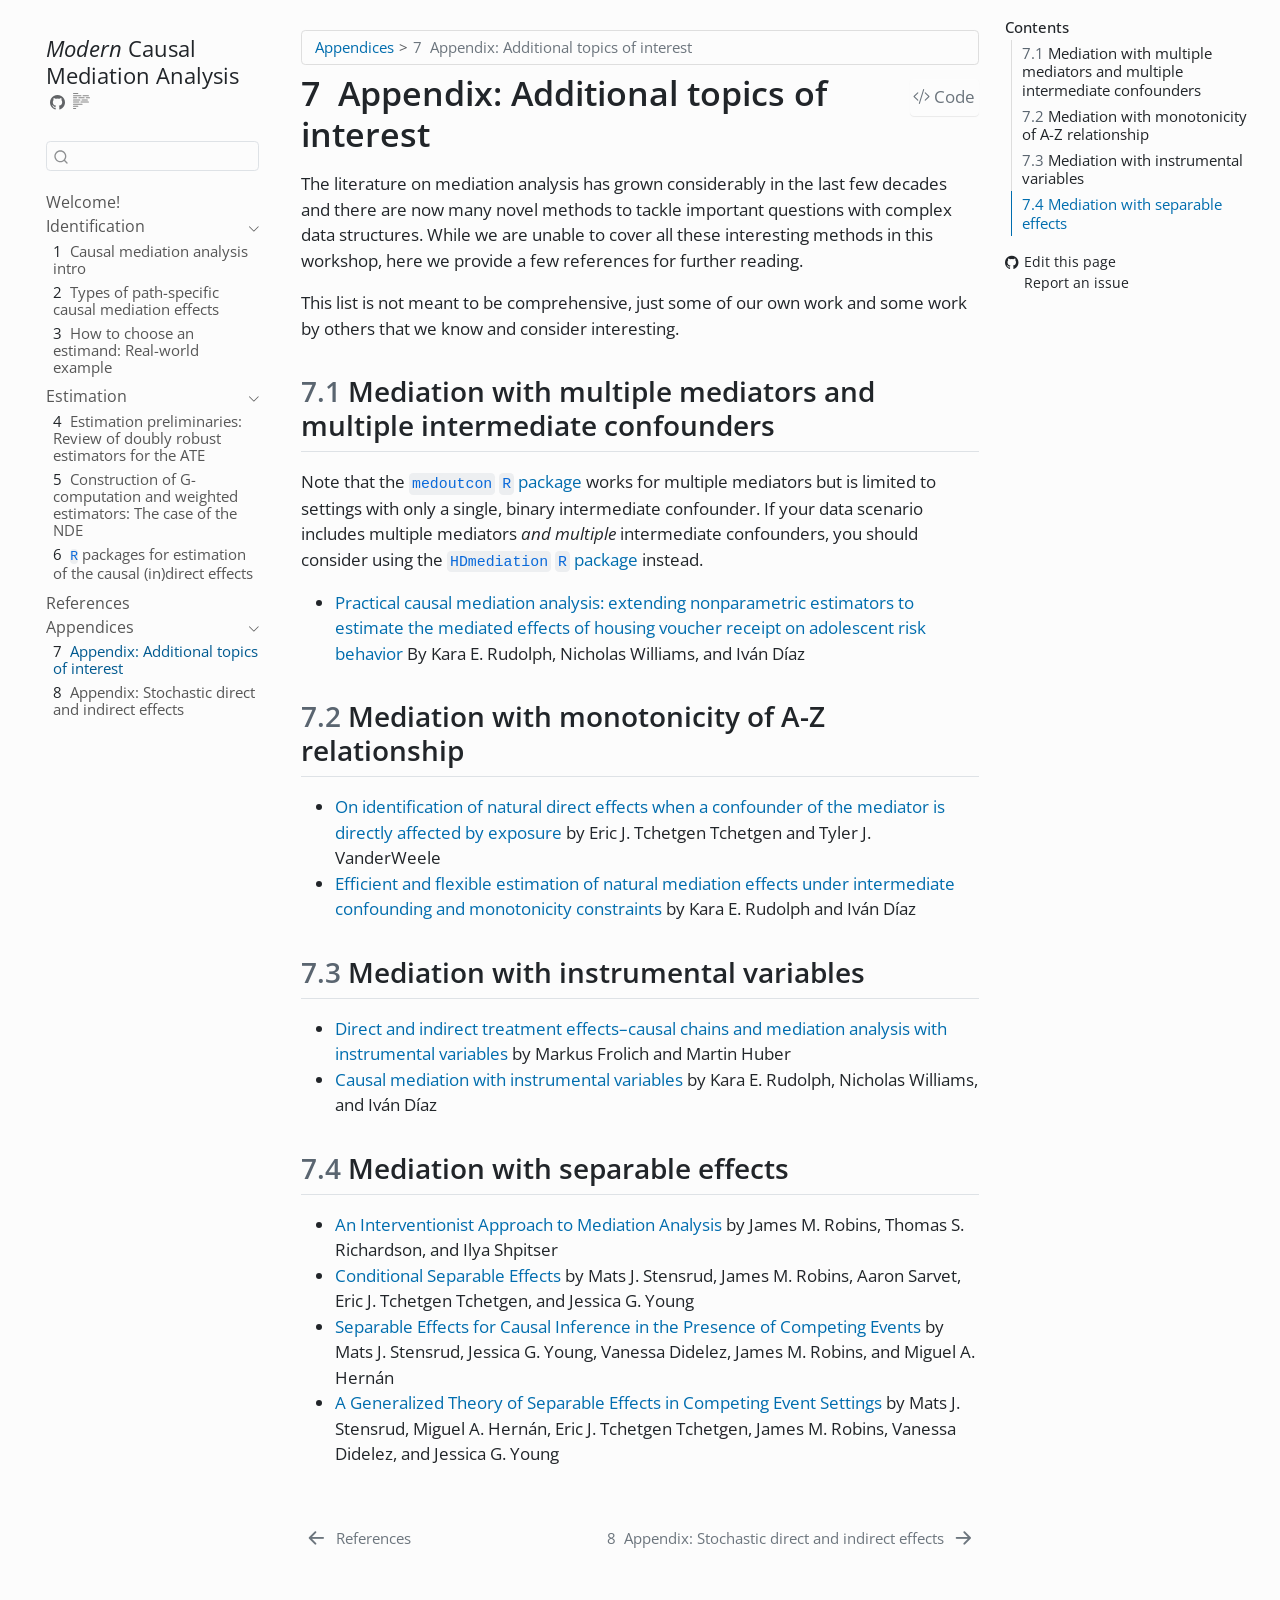
<file: chapters/additional_readings.html>
<!DOCTYPE html>
<html xmlns="http://www.w3.org/1999/xhtml" lang="en" xml:lang="en"><head>

<meta charset="utf-8">
<meta name="generator" content="quarto-1.9.38">

<meta name="viewport" content="width=device-width, initial-scale=1.0, user-scalable=yes">


<title>7&nbsp; Appendix: Additional topics of interest – *Modern* Causal Mediation Analysis</title>
<style>
/* Default styles provided by pandoc.
** See https://pandoc.org/MANUAL.html#variables-for-html for config info.
*/
code{white-space: pre-wrap;}
span.smallcaps{font-variant: small-caps;}
div.columns{display: flex; gap: min(4vw, 1.5em);}
div.column{flex: auto; overflow-x: auto;}
div.hanging-indent{margin-left: 1.5em; text-indent: -1.5em;}
ul.task-list{list-style: none;}
ul.task-list li input[type="checkbox"] {
  width: 0.8em;
  margin: 0 0.8em 0.2em -1em; /* quarto-specific, see https://github.com/quarto-dev/quarto-cli/issues/4556 */ 
  vertical-align: middle;
}
/* CSS for syntax highlighting */
html { -webkit-text-size-adjust: 100%; }
pre > code.sourceCode { white-space: pre; position: relative; }
pre > code.sourceCode > span { display: inline-block; line-height: 1.25; }
pre > code.sourceCode > span:empty { height: 1.2em; }
.sourceCode { overflow: visible; }
code.sourceCode > span { color: inherit; text-decoration: inherit; }
div.sourceCode { margin: 1em 0; }
pre.sourceCode { margin: 0; }
@media screen {
div.sourceCode { overflow: auto; }
}
@media print {
pre > code.sourceCode { white-space: pre-wrap; }
pre > code.sourceCode > span { text-indent: -5em; padding-left: 5em; }
}
pre.numberSource code
  { counter-reset: source-line 0; }
pre.numberSource code > span
  { position: relative; left: -4em; counter-increment: source-line; }
pre.numberSource code > span > a:first-child::before
  { content: counter(source-line);
    position: relative; left: -1em; text-align: right; vertical-align: baseline;
    border: none; display: inline-block;
    -webkit-touch-callout: none; -webkit-user-select: none;
    -khtml-user-select: none; -moz-user-select: none;
    -ms-user-select: none; user-select: none;
    padding: 0 4px; width: 4em;
  }
pre.numberSource { margin-left: 3em;  padding-left: 4px; }
div.sourceCode
  {   }
@media screen {
pre > code.sourceCode > span > a:first-child::before { text-decoration: underline; }
}
</style>


<script src="../site_libs/quarto-nav/quarto-nav.js"></script>
<script src="../site_libs/quarto-nav/headroom.min.js"></script>
<script src="../site_libs/clipboard/clipboard.min.js"></script>
<script src="../site_libs/quarto-search/autocomplete.umd.js"></script>
<script src="../site_libs/quarto-search/fuse.min.js"></script>
<script src="../site_libs/quarto-search/quarto-search.js"></script>
<meta name="quarto:offset" content="../">
<link href="../chapters/stochastic_effects.html" rel="next">
<link href="../references.html" rel="prev">
<script src="../site_libs/quarto-html/quarto.js" type="module"></script>
<script src="../site_libs/quarto-html/tabsets/tabsets.js" type="module"></script>
<script src="../site_libs/quarto-html/popper.min.js"></script>
<script src="../site_libs/quarto-html/tippy.umd.min.js"></script>
<script src="../site_libs/quarto-html/anchor.min.js"></script>
<link href="../site_libs/quarto-html/tippy.css" rel="stylesheet">
<link href="../site_libs/quarto-html/quarto-syntax-highlighting-be8263ff1b6b897a8d97feb209c764ac.css" rel="stylesheet" id="quarto-text-highlighting-styles">
<script src="../site_libs/bootstrap/bootstrap.min.js"></script>
<link href="../site_libs/bootstrap/bootstrap-icons.css" rel="stylesheet">
<link href="../site_libs/bootstrap/bootstrap-91139ec9cef43a7ddec074dd0cc485e0.min.css" rel="stylesheet" append-hash="true" id="quarto-bootstrap" data-mode="light">
<script id="quarto-search-options" type="application/json">{
  "location": "sidebar",
  "copy-button": false,
  "collapse-after": 3,
  "panel-placement": "start",
  "type": "textbox",
  "limit": 50,
  "keyboard-shortcut": [
    "f",
    "/",
    "s"
  ],
  "show-item-context": false,
  "language": {
    "search-no-results-text": "No results",
    "search-matching-documents-text": "matching documents",
    "search-copy-link-title": "Copy link to search",
    "search-hide-matches-text": "Hide additional matches",
    "search-more-match-text": "more match in this document",
    "search-more-matches-text": "more matches in this document",
    "search-clear-button-title": "Clear",
    "search-text-placeholder": "",
    "search-detached-cancel-button-title": "Cancel",
    "search-submit-button-title": "Submit",
    "search-label": "Search"
  }
}</script>
<script>
  MathJax = {
    tex: {
      tags: 'ams',  // should be 'ams', 'none', or 'all'
      macros: {
        E: '{\\mathbb{E}}',
        V: '{\\mathbb{V}}',
        P: '{\\mathsf{P}}',
        M: '{\\mathsf{M}}',
        Pr: '{\\mathbb{P}}',
        R: '{\\mathbb{R}}',
        I: '{\\mathbb{I}}',
        1: '{\\mathbb{1}}',
        D: '{\\mathcal{D}}',
        F: '{\\mathcal{F}}',
        M: '{\\mathcal{M}}',
        C: '{\\mathcal{C}}',
        G: '{\\mathcal{G}}',
        X: '{\\mathcal{X}}',
        Z: '{\\mathcal{Z}}',
        Hold: '{\\mathcal{H}}',
        lik: '{\\mathcal{L}}',
        logit: '{\\operatorname{logit}}',
        expit: '{\\operatorname{expit}}',
        argmin: '{\\operatorname*{arg\\,min}}',
        argmax: '{\\operatorname*{arg\\,max}}',
        indep: '{\\perp\\!\\!\\!\\perp}',
        notindep: '{\\centernot{\\perp\\!\\!\\!\\perp}}',
        coloneqq: '{\\mathrel{\\vcenter{:}}=}',
        iid: '{\\,\\, \\mathbin{\\overset{\\text{iid}}{\\sim}} \\,\\,}',
        asto: '{\\mathbin{\\underset{a.s.}{\\to}}}',
        pto: '{\\mathbin{\\underset{p}{\\to}}}',
        dto: '{\\mathbin{\\underset{d}{\\to}}}'
      }
    }
  };
</script>


</head>

<body class="nav-sidebar floating quarto-light">

<div id="quarto-search-results"></div>
  <header id="quarto-header" class="headroom fixed-top">
  <nav class="quarto-secondary-nav">
    <div class="container-fluid d-flex">
      <button type="button" class="quarto-btn-toggle btn" data-bs-toggle="collapse" role="button" data-bs-target=".quarto-sidebar-collapse-item" aria-controls="quarto-sidebar" aria-expanded="false" aria-label="Toggle sidebar navigation" onclick="if (window.quartoToggleHeadroom) { window.quartoToggleHeadroom(); }">
        <i class="bi bi-layout-text-sidebar-reverse"></i>
      </button>
        <nav class="quarto-page-breadcrumbs" aria-label="breadcrumb"><ol class="breadcrumb"><li class="breadcrumb-item"><a href="../chapters/additional_readings.html">Appendices</a></li><li class="breadcrumb-item"><a href="../chapters/additional_readings.html"><span class="chapter-number">7</span>&nbsp; <span class="chapter-title">Appendix: Additional topics of interest</span></a></li></ol></nav>
        <a class="flex-grow-1" role="navigation" data-bs-toggle="collapse" data-bs-target=".quarto-sidebar-collapse-item" aria-controls="quarto-sidebar" aria-expanded="false" aria-label="Toggle sidebar navigation" onclick="if (window.quartoToggleHeadroom) { window.quartoToggleHeadroom(); }">      
        </a>
      <button type="button" class="btn quarto-search-button" aria-label="Search" onclick="window.quartoOpenSearch();">
        <i class="bi bi-search"></i>
      </button>
    </div>
  </nav>
</header>
<!-- content -->
<div id="quarto-content" class="quarto-container page-columns page-rows-contents page-layout-article">
<!-- sidebar -->
  <nav id="quarto-sidebar" class="sidebar collapse collapse-horizontal quarto-sidebar-collapse-item sidebar-navigation floating overflow-auto">
    <div class="pt-lg-2 mt-2 text-left sidebar-header">
    <div class="sidebar-title mb-0 py-0">
      <a href="../"><em>Modern</em> Causal Mediation Analysis</a> 
        <div class="sidebar-tools-main">
    <a href="https://github.com/nhejazi/causal_mediation_workshops/" title="Source Code" class="quarto-navigation-tool px-1" aria-label="Source Code"><i class="bi bi-github"></i></a>
  <a href="" class="quarto-reader-toggle quarto-navigation-tool px-1" onclick="window.quartoToggleReader(); return false;" title="Toggle reader mode">
  <div class="quarto-reader-toggle-btn">
  <i class="bi"></i>
  </div>
</a>
</div>
    </div>
      </div>
        <div class="mt-2 flex-shrink-0 align-items-center">
        <div class="sidebar-search">
        <div id="quarto-search" class="" title="Search"></div>
        </div>
        </div>
    <div class="sidebar-menu-container"> 
    <ul class="list-unstyled mt-1">
        <li class="sidebar-item">
  <div class="sidebar-item-container"> 
  <a href="../index.html" class="sidebar-item-text sidebar-link">
 <span class="menu-text">Welcome!</span></a>
  </div>
</li>
        <li class="sidebar-item sidebar-item-section">
      <div class="sidebar-item-container"> 
            <a class="sidebar-item-text sidebar-link text-start" data-bs-toggle="collapse" data-bs-target="#quarto-sidebar-section-1" role="navigation" aria-expanded="true">
 <span class="menu-text">Identification</span></a>
          <a class="sidebar-item-toggle text-start" data-bs-toggle="collapse" data-bs-target="#quarto-sidebar-section-1" role="navigation" aria-expanded="true" aria-label="Toggle section">
            <i class="bi bi-chevron-right ms-2"></i>
          </a> 
      </div>
      <ul id="quarto-sidebar-section-1" class="collapse list-unstyled sidebar-section depth1 show">  
          <li class="sidebar-item">
  <div class="sidebar-item-container"> 
  <a href="../chapters/intro.html" class="sidebar-item-text sidebar-link">
 <span class="menu-text"><span class="chapter-number">1</span>&nbsp; <span class="chapter-title">Causal mediation analysis intro</span></span></a>
  </div>
</li>
          <li class="sidebar-item">
  <div class="sidebar-item-container"> 
  <a href="../chapters/effects_defn.html" class="sidebar-item-text sidebar-link">
 <span class="menu-text"><span class="chapter-number">2</span>&nbsp; <span class="chapter-title">Types of path-specific causal mediation effects</span></span></a>
  </div>
</li>
          <li class="sidebar-item">
  <div class="sidebar-item-container"> 
  <a href="../chapters/how_to_choose.html" class="sidebar-item-text sidebar-link">
 <span class="menu-text"><span class="chapter-number">3</span>&nbsp; <span class="chapter-title">How to choose an estimand: Real-world example</span></span></a>
  </div>
</li>
      </ul>
  </li>
        <li class="sidebar-item sidebar-item-section">
      <div class="sidebar-item-container"> 
            <a class="sidebar-item-text sidebar-link text-start" data-bs-toggle="collapse" data-bs-target="#quarto-sidebar-section-2" role="navigation" aria-expanded="true">
 <span class="menu-text">Estimation</span></a>
          <a class="sidebar-item-toggle text-start" data-bs-toggle="collapse" data-bs-target="#quarto-sidebar-section-2" role="navigation" aria-expanded="true" aria-label="Toggle section">
            <i class="bi bi-chevron-right ms-2"></i>
          </a> 
      </div>
      <ul id="quarto-sidebar-section-2" class="collapse list-unstyled sidebar-section depth1 show">  
          <li class="sidebar-item">
  <div class="sidebar-item-container"> 
  <a href="../chapters/estimation_prelims.html" class="sidebar-item-text sidebar-link">
 <span class="menu-text"><span class="chapter-number">4</span>&nbsp; <span class="chapter-title">Estimation preliminaries: Review of doubly robust estimators for the ATE</span></span></a>
  </div>
</li>
          <li class="sidebar-item">
  <div class="sidebar-item-container"> 
  <a href="../chapters/estimation_natural_interv.html" class="sidebar-item-text sidebar-link">
 <span class="menu-text"><span class="chapter-number">5</span>&nbsp; <span class="chapter-title">Construction of G-computation and weighted estimators: The case of the NDE</span></span></a>
  </div>
</li>
          <li class="sidebar-item">
  <div class="sidebar-item-container"> 
  <a href="../chapters/estimation_walkthrough.html" class="sidebar-item-text sidebar-link">
 <span class="menu-text"><span class="chapter-number">6</span>&nbsp; <span class="chapter-title"><code>R</code> packages for estimation of the causal (in)direct effects</span></span></a>
  </div>
</li>
      </ul>
  </li>
        <li class="sidebar-item">
  <div class="sidebar-item-container"> 
  <a href="../references.html" class="sidebar-item-text sidebar-link">
 <span class="menu-text">References</span></a>
  </div>
</li>
        <li class="sidebar-item sidebar-item-section">
      <div class="sidebar-item-container"> 
            <a class="sidebar-item-text sidebar-link text-start" data-bs-toggle="collapse" data-bs-target="#quarto-sidebar-section-3" role="navigation" aria-expanded="true">
 <span class="menu-text">Appendices</span></a>
          <a class="sidebar-item-toggle text-start" data-bs-toggle="collapse" data-bs-target="#quarto-sidebar-section-3" role="navigation" aria-expanded="true" aria-label="Toggle section">
            <i class="bi bi-chevron-right ms-2"></i>
          </a> 
      </div>
      <ul id="quarto-sidebar-section-3" class="collapse list-unstyled sidebar-section depth1 show">  
          <li class="sidebar-item">
  <div class="sidebar-item-container"> 
  <a href="../chapters/additional_readings.html" class="sidebar-item-text sidebar-link active">
 <span class="menu-text"><span class="chapter-number">7</span>&nbsp; <span class="chapter-title">Appendix: Additional topics of interest</span></span></a>
  </div>
</li>
          <li class="sidebar-item">
  <div class="sidebar-item-container"> 
  <a href="../chapters/stochastic_effects.html" class="sidebar-item-text sidebar-link">
 <span class="menu-text"><span class="chapter-number">8</span>&nbsp; <span class="chapter-title">Appendix: Stochastic direct and indirect effects</span></span></a>
  </div>
</li>
      </ul>
  </li>
    </ul>
    </div>
</nav>
<div id="quarto-sidebar-glass" class="quarto-sidebar-collapse-item" data-bs-toggle="collapse" data-bs-target=".quarto-sidebar-collapse-item"></div>
<!-- margin-sidebar -->
    <div id="quarto-margin-sidebar" class="sidebar margin-sidebar">
        <nav id="TOC" role="doc-toc" class="toc-active">
    <h2 id="toc-title">Contents</h2>
   
  <ul class="collapse">
  <li><a href="#mediation-with-multiple-mediators-and-multiple-intermediate-confounders" id="toc-mediation-with-multiple-mediators-and-multiple-intermediate-confounders" class="nav-link active" data-scroll-target="#mediation-with-multiple-mediators-and-multiple-intermediate-confounders"><span class="header-section-number">7.1</span> Mediation with multiple mediators and multiple intermediate confounders</a></li>
  <li><a href="#mediation-with-monotonicity-of-a-z-relationship" id="toc-mediation-with-monotonicity-of-a-z-relationship" class="nav-link" data-scroll-target="#mediation-with-monotonicity-of-a-z-relationship"><span class="header-section-number">7.2</span> Mediation with monotonicity of A-Z relationship</a></li>
  <li><a href="#mediation-with-instrumental-variables" id="toc-mediation-with-instrumental-variables" class="nav-link" data-scroll-target="#mediation-with-instrumental-variables"><span class="header-section-number">7.3</span> Mediation with instrumental variables</a></li>
  <li><a href="#mediation-with-separable-effects" id="toc-mediation-with-separable-effects" class="nav-link" data-scroll-target="#mediation-with-separable-effects"><span class="header-section-number">7.4</span> Mediation with separable effects</a></li>
  </ul>
<div class="toc-actions"><ul class="collapse"><li><a href="https://github.com/nhejazi/causal_mediation_workshops/edit/master/chapters/additional_readings.qmd" class="toc-action"><i class="bi bi-github"></i>Edit this page</a></li><li><a href="https://github.com/nhejazi/causal_mediation_workshops/issues/new" class="toc-action"><i class="bi empty"></i>Report an issue</a></li></ul></div></nav>
    </div>
<!-- main -->
<main class="content" id="quarto-document-content">

<header id="title-block-header" class="quarto-title-block default"><nav class="quarto-page-breadcrumbs quarto-title-breadcrumbs d-none d-lg-block" aria-label="breadcrumb"><ol class="breadcrumb"><li class="breadcrumb-item"><a href="../chapters/additional_readings.html">Appendices</a></li><li class="breadcrumb-item"><a href="../chapters/additional_readings.html"><span class="chapter-number">7</span>&nbsp; <span class="chapter-title">Appendix: Additional topics of interest</span></a></li></ol></nav>
<div class="quarto-title">
<div class="quarto-title-block"><div><h1 class="title"><span class="chapter-number">7</span>&nbsp; <span class="chapter-title">Appendix: Additional topics of interest</span></h1><button type="button" class="btn code-tools-button" id="quarto-code-tools-source"><i class="bi"></i> Code</button></div></div>
</div>



<div class="quarto-title-meta">

    
  
    
  </div>
  


</header>


<p>The literature on mediation analysis has grown considerably in the last few decades and there are now many novel methods to tackle important questions with complex data structures. While we are unable to cover all these interesting methods in this workshop, here we provide a few references for further reading.</p>
<p>This list is not meant to be comprehensive, just some of our own work and some work by others that we know and consider interesting.</p>
<section id="mediation-with-multiple-mediators-and-multiple-intermediate-confounders" class="level2" data-number="7.1">
<h2 data-number="7.1" class="anchored" data-anchor-id="mediation-with-multiple-mediators-and-multiple-intermediate-confounders"><span class="header-section-number">7.1</span> Mediation with multiple mediators and multiple intermediate confounders</h2>
<p>Note that the <a href="https://github.com/nhejazi/medoutcon"><code>medoutcon</code> <code>R</code> package</a> works for multiple mediators but is limited to settings with only a single, binary intermediate confounder. If your data scenario includes multiple mediators <em>and</em> <em>multiple</em> intermediate confounders, you should consider using the <a href="https://github.com/nt-williams/HDmediation"><code>HDmediation</code> <code>R</code> package</a> instead.</p>
<ul>
<li><a href="https://arxiv.org/abs/2212.08164">Practical causal mediation analysis: extending nonparametric estimators to estimate the mediated effects of housing voucher receipt on adolescent risk behavior</a> By Kara E. Rudolph, Nicholas Williams, and Iván Díaz</li>
</ul>
</section>
<section id="mediation-with-monotonicity-of-a-z-relationship" class="level2" data-number="7.2">
<h2 data-number="7.2" class="anchored" data-anchor-id="mediation-with-monotonicity-of-a-z-relationship"><span class="header-section-number">7.2</span> Mediation with monotonicity of A-Z relationship</h2>
<ul>
<li><a href="https://www.ncbi.nlm.nih.gov/pmc/articles/PMC4230499/">On identification of natural direct effects when a confounder of the mediator is directly affected by exposure</a> by Eric J. Tchetgen Tchetgen and Tyler J. VanderWeele</li>
<li><a href="https://onlinelibrary.wiley.com/doi/abs/10.1111/biom.13850">Efficient and flexible estimation of natural mediation effects under intermediate confounding and monotonicity constraints</a> by Kara E. Rudolph and Iván Díaz</li>
</ul>
</section>
<section id="mediation-with-instrumental-variables" class="level2" data-number="7.3">
<h2 data-number="7.3" class="anchored" data-anchor-id="mediation-with-instrumental-variables"><span class="header-section-number">7.3</span> Mediation with instrumental variables</h2>
<ul>
<li><a href="https://rss.onlinelibrary.wiley.com/doi/full/10.1111/rssb.12232">Direct and indirect treatment effects–causal chains and mediation analysis with instrumental variables</a> by Markus Frolich and Martin Huber</li>
<li><a href="https://arxiv.org/abs/2112.13898">Causal mediation with instrumental variables</a> by Kara E. Rudolph, Nicholas Williams, and Iván Díaz</li>
</ul>
</section>
<section id="mediation-with-separable-effects" class="level2" data-number="7.4">
<h2 data-number="7.4" class="anchored" data-anchor-id="mediation-with-separable-effects"><span class="header-section-number">7.4</span> Mediation with separable effects</h2>
<ul>
<li><a href="https://dl.acm.org/doi/abs/10.1145/3501714.3501754">An Interventionist Approach to Mediation Analysis</a> by James M. Robins, Thomas S. Richardson, and Ilya Shpitser</li>
<li><a href="https://www.tandfonline.com/doi/abs/10.1080/01621459.2022.2071276">Conditional Separable Effects</a> by Mats J. Stensrud, James M. Robins, Aaron Sarvet, Eric J. Tchetgen Tchetgen, and Jessica G. Young</li>
<li><a href="https://www.tandfonline.com/doi/abs/10.1080/01621459.2020.1765783">Separable Effects for Causal Inference in the Presence of Competing Events</a> by Mats J. Stensrud, Jessica G. Young, Vanessa Didelez, James M. Robins, and Miguel A. Hernán</li>
<li><a href="https://link.springer.com/article/10.1007/s10985-021-09530-8">A Generalized Theory of Separable Effects in Competing Event Settings</a> by Mats J. Stensrud, Miguel A. Hernán, Eric J. Tchetgen Tchetgen, James M. Robins, Vanessa Didelez, and Jessica G. Young</li>
</ul>


<!-- -->

</section>

</main> <!-- /main -->
<script id="quarto-html-after-body" type="application/javascript">
  window.document.addEventListener("DOMContentLoaded", function (event) {
    const icon = "";
    const anchorJS = new window.AnchorJS();
    anchorJS.options = {
      placement: 'right',
      icon: icon
    };
    anchorJS.add('.anchored');
    const isCodeAnnotation = (el) => {
      for (const clz of el.classList) {
        if (clz.startsWith('code-annotation-')) {                     
          return true;
        }
      }
      return false;
    }
    const onCopySuccess = function(e) {
      // button target
      const button = e.trigger;
      // don't keep focus
      button.blur();
      // flash "checked"
      button.classList.add('code-copy-button-checked');
      var currentTitle = button.getAttribute("title");
      button.setAttribute("title", "Copied!");
      let tooltip;
      if (window.bootstrap) {
        button.setAttribute("data-bs-toggle", "tooltip");
        button.setAttribute("data-bs-placement", "left");
        button.setAttribute("data-bs-title", "Copied!");
        tooltip = new bootstrap.Tooltip(button, 
          { trigger: "manual", 
            customClass: "code-copy-button-tooltip",
            offset: [0, -8]});
        tooltip.show();    
      }
      setTimeout(function() {
        if (tooltip) {
          tooltip.hide();
          button.removeAttribute("data-bs-title");
          button.removeAttribute("data-bs-toggle");
          button.removeAttribute("data-bs-placement");
        }
        button.setAttribute("title", currentTitle);
        button.classList.remove('code-copy-button-checked');
      }, 1000);
      // clear code selection
      e.clearSelection();
    }
    const getTextToCopy = function(trigger) {
      const outerScaffold = trigger.parentElement.cloneNode(true);
      const codeEl = outerScaffold.querySelector('code');
      for (const childEl of codeEl.children) {
        if (isCodeAnnotation(childEl)) {
          childEl.remove();
        }
      }
      return codeEl.innerText;
    }
    const clipboard = new window.ClipboardJS('.code-copy-button:not([data-in-quarto-modal])', {
      text: getTextToCopy
    });
    clipboard.on('success', onCopySuccess);
    if (window.document.getElementById('quarto-embedded-source-code-modal')) {
      const clipboardModal = new window.ClipboardJS('.code-copy-button[data-in-quarto-modal]', {
        text: getTextToCopy,
        container: window.document.getElementById('quarto-embedded-source-code-modal')
      });
      clipboardModal.on('success', onCopySuccess);
    }
    const viewSource = window.document.getElementById('quarto-view-source') ||
                       window.document.getElementById('quarto-code-tools-source');
    if (viewSource) {
      const sourceUrl = viewSource.getAttribute("data-quarto-source-url");
      viewSource.addEventListener("click", function(e) {
        if (sourceUrl) {
          // rstudio viewer pane
          if (/\bcapabilities=\b/.test(window.location)) {
            window.open(sourceUrl);
          } else {
            window.location.href = sourceUrl;
          }
        } else {
          const modal = new bootstrap.Modal(document.getElementById('quarto-embedded-source-code-modal'));
          modal.show();
        }
        return false;
      });
    }
    function toggleCodeHandler(show) {
      return function(e) {
        const detailsSrc = window.document.querySelectorAll(".cell > details > .sourceCode");
        for (let i=0; i<detailsSrc.length; i++) {
          const details = detailsSrc[i].parentElement;
          if (show) {
            details.open = true;
          } else {
            details.removeAttribute("open");
          }
        }
        const cellCodeDivs = window.document.querySelectorAll(".cell > .sourceCode");
        const fromCls = show ? "hidden" : "unhidden";
        const toCls = show ? "unhidden" : "hidden";
        for (let i=0; i<cellCodeDivs.length; i++) {
          const codeDiv = cellCodeDivs[i];
          if (codeDiv.classList.contains(fromCls)) {
            codeDiv.classList.remove(fromCls);
            codeDiv.classList.add(toCls);
          } 
        }
        return false;
      }
    }
    const hideAllCode = window.document.getElementById("quarto-hide-all-code");
    if (hideAllCode) {
      hideAllCode.addEventListener("click", toggleCodeHandler(false));
    }
    const showAllCode = window.document.getElementById("quarto-show-all-code");
    if (showAllCode) {
      showAllCode.addEventListener("click", toggleCodeHandler(true));
    }
      var localhostRegex = new RegExp(/^(?:http|https):\/\/localhost\:?[0-9]*\//);
      var mailtoRegex = new RegExp(/^mailto:/);
        var filterRegex = new RegExp("https:\/\/codex\.nimahejazi\.org\/causal_mediation_workshops\/");
      var isInternal = (href) => {
          return filterRegex.test(href) || localhostRegex.test(href) || mailtoRegex.test(href);
      }
      // Inspect non-navigation links and adorn them if external
     var links = window.document.querySelectorAll('a[href]:not(.nav-link):not(.navbar-brand):not(.toc-action):not(.sidebar-link):not(.sidebar-item-toggle):not(.pagination-link):not(.no-external):not([aria-hidden]):not(.dropdown-item):not(.quarto-navigation-tool):not(.about-link)');
      for (var i=0; i<links.length; i++) {
        const link = links[i];
        if (!isInternal(link.href)) {
          // undo the damage that might have been done by quarto-nav.js in the case of
          // links that we want to consider external
          if (link.dataset.originalHref !== undefined) {
            link.href = link.dataset.originalHref;
          }
        }
      }
    function tippyHover(el, contentFn, onTriggerFn, onUntriggerFn) {
      const config = {
        allowHTML: true,
        maxWidth: 500,
        delay: 100,
        arrow: false,
        appendTo: function(el) {
            return el.parentElement;
        },
        interactive: true,
        interactiveBorder: 10,
        theme: 'quarto',
        placement: 'bottom-start',
      };
      if (contentFn) {
        config.content = contentFn;
      }
      if (onTriggerFn) {
        config.onTrigger = onTriggerFn;
      }
      if (onUntriggerFn) {
        config.onUntrigger = onUntriggerFn;
      }
      window.tippy(el, config); 
    }
    const noterefs = window.document.querySelectorAll('a[role="doc-noteref"]');
    for (var i=0; i<noterefs.length; i++) {
      const ref = noterefs[i];
      tippyHover(ref, function() {
        // use id or data attribute instead here
        let href = ref.getAttribute('data-footnote-href') || ref.getAttribute('href');
        try { href = new URL(href).hash; } catch {}
        const id = href.replace(/^#\/?/, "");
        const note = window.document.getElementById(id);
        if (note) {
          return note.innerHTML;
        } else {
          return "";
        }
      });
    }
    const xrefs = window.document.querySelectorAll('a.quarto-xref');
    const processXRef = (id, note) => {
      // Strip column container classes
      const stripColumnClz = (el) => {
        el.classList.remove("page-full", "page-columns");
        if (el.children) {
          for (const child of el.children) {
            stripColumnClz(child);
          }
        }
      }
      stripColumnClz(note)
      if (id === null || id.startsWith('sec-')) {
        // Special case sections, only their first couple elements
        const container = document.createElement("div");
        if (note.children && note.children.length > 2) {
          container.appendChild(note.children[0].cloneNode(true));
          for (let i = 1; i < note.children.length; i++) {
            const child = note.children[i];
            if (child.tagName === "P" && child.innerText === "") {
              continue;
            } else {
              container.appendChild(child.cloneNode(true));
              break;
            }
          }
          if (window.Quarto?.typesetMath) {
            window.Quarto.typesetMath(container);
          }
          return container.innerHTML
        } else {
          if (window.Quarto?.typesetMath) {
            window.Quarto.typesetMath(note);
          }
          return note.innerHTML;
        }
      } else {
        // Remove any anchor links if they are present
        const anchorLink = note.querySelector('a.anchorjs-link');
        if (anchorLink) {
          anchorLink.remove();
        }
        if (window.Quarto?.typesetMath) {
          window.Quarto.typesetMath(note);
        }
        if (note.classList.contains("callout")) {
          return note.outerHTML;
        } else {
          return note.innerHTML;
        }
      }
    }
    for (var i=0; i<xrefs.length; i++) {
      const xref = xrefs[i];
      tippyHover(xref, undefined, function(instance) {
        instance.disable();
        let url = xref.getAttribute('href');
        let hash = undefined; 
        if (url.startsWith('#')) {
          hash = url;
        } else {
          try { hash = new URL(url).hash; } catch {}
        }
        if (hash) {
          const id = hash.replace(/^#\/?/, "");
          const note = window.document.getElementById(id);
          if (note !== null) {
            try {
              const html = processXRef(id, note.cloneNode(true));
              instance.setContent(html);
            } finally {
              instance.enable();
              instance.show();
            }
          } else {
            // See if we can fetch this
            fetch(url.split('#')[0])
            .then(res => res.text())
            .then(html => {
              const parser = new DOMParser();
              const htmlDoc = parser.parseFromString(html, "text/html");
              const note = htmlDoc.getElementById(id);
              if (note !== null) {
                const html = processXRef(id, note);
                instance.setContent(html);
              } 
            }).finally(() => {
              instance.enable();
              instance.show();
            });
          }
        } else {
          // See if we can fetch a full url (with no hash to target)
          // This is a special case and we should probably do some content thinning / targeting
          fetch(url)
          .then(res => res.text())
          .then(html => {
            const parser = new DOMParser();
            const htmlDoc = parser.parseFromString(html, "text/html");
            const note = htmlDoc.querySelector('main.content');
            if (note !== null) {
              // This should only happen for chapter cross references
              // (since there is no id in the URL)
              // remove the first header
              if (note.children.length > 0 && note.children[0].tagName === "HEADER") {
                note.children[0].remove();
              }
              const html = processXRef(null, note);
              instance.setContent(html);
            } 
          }).finally(() => {
            instance.enable();
            instance.show();
          });
        }
      }, function(instance) {
      });
    }
        let selectedAnnoteEl;
        const selectorForAnnotation = ( cell, annotation) => {
          let cellAttr = 'data-code-cell="' + cell + '"';
          let lineAttr = 'data-code-annotation="' +  annotation + '"';
          const selector = 'span[' + cellAttr + '][' + lineAttr + ']';
          return selector;
        }
        const selectCodeLines = (annoteEl) => {
          const doc = window.document;
          const targetCell = annoteEl.getAttribute("data-target-cell");
          const targetAnnotation = annoteEl.getAttribute("data-target-annotation");
          const annoteSpan = window.document.querySelector(selectorForAnnotation(targetCell, targetAnnotation));
          const lines = annoteSpan.getAttribute("data-code-lines").split(",");
          const lineIds = lines.map((line) => {
            return targetCell + "-" + line;
          })
          let top = null;
          let height = null;
          let parent = null;
          if (lineIds.length > 0) {
              //compute the position of the single el (top and bottom and make a div)
              const el = window.document.getElementById(lineIds[0]);
              top = el.offsetTop;
              height = el.offsetHeight;
              parent = el.parentElement.parentElement;
            if (lineIds.length > 1) {
              const lastEl = window.document.getElementById(lineIds[lineIds.length - 1]);
              const bottom = lastEl.offsetTop + lastEl.offsetHeight;
              height = bottom - top;
            }
            if (top !== null && height !== null && parent !== null) {
              // cook up a div (if necessary) and position it 
              let div = window.document.getElementById("code-annotation-line-highlight");
              if (div === null) {
                div = window.document.createElement("div");
                div.setAttribute("id", "code-annotation-line-highlight");
                div.style.position = 'absolute';
                parent.appendChild(div);
              }
              div.style.top = top - 2 + "px";
              div.style.height = height + 4 + "px";
              div.style.left = 0;
              let gutterDiv = window.document.getElementById("code-annotation-line-highlight-gutter");
              if (gutterDiv === null) {
                gutterDiv = window.document.createElement("div");
                gutterDiv.setAttribute("id", "code-annotation-line-highlight-gutter");
                gutterDiv.style.position = 'absolute';
                const codeCell = window.document.getElementById(targetCell);
                const gutter = codeCell.querySelector('.code-annotation-gutter');
                gutter.appendChild(gutterDiv);
              }
              gutterDiv.style.top = top - 2 + "px";
              gutterDiv.style.height = height + 4 + "px";
            }
            selectedAnnoteEl = annoteEl;
          }
        };
        const unselectCodeLines = () => {
          const elementsIds = ["code-annotation-line-highlight", "code-annotation-line-highlight-gutter"];
          elementsIds.forEach((elId) => {
            const div = window.document.getElementById(elId);
            if (div) {
              div.remove();
            }
          });
          selectedAnnoteEl = undefined;
        };
          // Handle positioning of the toggle
      window.addEventListener(
        "resize",
        throttle(() => {
          elRect = undefined;
          if (selectedAnnoteEl) {
            selectCodeLines(selectedAnnoteEl);
          }
        }, 10)
      );
      function throttle(fn, ms) {
      let throttle = false;
      let timer;
        return (...args) => {
          if(!throttle) { // first call gets through
              fn.apply(this, args);
              throttle = true;
          } else { // all the others get throttled
              if(timer) clearTimeout(timer); // cancel #2
              timer = setTimeout(() => {
                fn.apply(this, args);
                timer = throttle = false;
              }, ms);
          }
        };
      }
        // Attach click handler to the DT
        const annoteDls = window.document.querySelectorAll('dt[data-target-cell]');
        for (const annoteDlNode of annoteDls) {
          annoteDlNode.addEventListener('click', (event) => {
            const clickedEl = event.target;
            if (clickedEl !== selectedAnnoteEl) {
              unselectCodeLines();
              const activeEl = window.document.querySelector('dt[data-target-cell].code-annotation-active');
              if (activeEl) {
                activeEl.classList.remove('code-annotation-active');
              }
              selectCodeLines(clickedEl);
              clickedEl.classList.add('code-annotation-active');
            } else {
              // Unselect the line
              unselectCodeLines();
              clickedEl.classList.remove('code-annotation-active');
            }
          });
        }
    const findCites = (el) => {
      const parentEl = el.parentElement;
      if (parentEl) {
        const cites = parentEl.dataset.cites;
        if (cites) {
          return {
            el,
            cites: cites.split(' ')
          };
        } else {
          return findCites(el.parentElement)
        }
      } else {
        return undefined;
      }
    };
    var bibliorefs = window.document.querySelectorAll('a[role="doc-biblioref"]');
    for (var i=0; i<bibliorefs.length; i++) {
      const ref = bibliorefs[i];
      const citeInfo = findCites(ref);
      if (citeInfo) {
        tippyHover(citeInfo.el, function() {
          var popup = window.document.createElement('div');
          citeInfo.cites.forEach(function(cite) {
            var citeDiv = window.document.createElement('div');
            citeDiv.classList.add('hanging-indent');
            citeDiv.classList.add('csl-entry');
            var biblioDiv = window.document.getElementById('ref-' + cite);
            if (biblioDiv) {
              citeDiv.innerHTML = biblioDiv.innerHTML;
            }
            popup.appendChild(citeDiv);
          });
          return popup.innerHTML;
        });
      }
    }
  });
  </script>
<nav class="page-navigation">
  <div class="nav-page nav-page-previous">
      <a href="../references.html" class="pagination-link" aria-label="References">
        <i class="bi bi-arrow-left-short"></i> <span class="nav-page-text">References</span>
      </a>          
  </div>
  <div class="nav-page nav-page-next">
      <a href="../chapters/stochastic_effects.html" class="pagination-link" aria-label="Appendix: Stochastic direct and indirect effects">
        <span class="nav-page-text"><span class="chapter-number">8</span>&nbsp; <span class="chapter-title">Appendix: Stochastic direct and indirect effects</span></span> <i class="bi bi-arrow-right-short"></i>
      </a>
  </div>
</nav><div class="modal fade" id="quarto-embedded-source-code-modal" tabindex="-1" aria-labelledby="quarto-embedded-source-code-modal-label" aria-hidden="true"><div class="modal-dialog modal-dialog-scrollable"><div class="modal-content"><div class="modal-header"><h5 class="modal-title" id="quarto-embedded-source-code-modal-label">Source Code</h5><button class="btn-close" data-bs-dismiss="modal"></button></div><div class="modal-body"><div class="">
<div class="code-copy-outer-scaffold"><div class="sourceCode" id="cb1" data-shortcodes="false"><pre class="sourceCode numberSource markdown number-lines code-with-copy"><code class="sourceCode markdown"><span id="cb1-1"><a href="#cb1-1"></a><span class="fu"># Appendix: Additional topics of interest</span></span>
<span id="cb1-2"><a href="#cb1-2"></a></span>
<span id="cb1-3"><a href="#cb1-3"></a>The literature on mediation analysis has grown considerably in the last few</span>
<span id="cb1-4"><a href="#cb1-4"></a>decades and there are now many novel methods to tackle important questions with</span>
<span id="cb1-5"><a href="#cb1-5"></a>complex data structures. While we are unable to cover all these interesting</span>
<span id="cb1-6"><a href="#cb1-6"></a>methods in this workshop, here we provide a few references for further reading.</span>
<span id="cb1-7"><a href="#cb1-7"></a></span>
<span id="cb1-8"><a href="#cb1-8"></a>This list is not meant to be comprehensive, just some of our own work and some</span>
<span id="cb1-9"><a href="#cb1-9"></a>work by others that we know and consider interesting.</span>
<span id="cb1-10"><a href="#cb1-10"></a></span>
<span id="cb1-11"><a href="#cb1-11"></a><span class="fu">## Mediation with multiple mediators and multiple intermediate confounders</span></span>
<span id="cb1-12"><a href="#cb1-12"></a></span>
<span id="cb1-13"><a href="#cb1-13"></a>Note that the <span class="co">[</span><span class="ot">`medoutcon` `R` package</span><span class="co">](https://github.com/nhejazi/medoutcon)</span></span>
<span id="cb1-14"><a href="#cb1-14"></a>works for multiple mediators but is limited to settings with only a single,</span>
<span id="cb1-15"><a href="#cb1-15"></a>binary intermediate confounder. If your data scenario includes multiple</span>
<span id="cb1-16"><a href="#cb1-16"></a>mediators *and* *multiple* intermediate confounders, you should consider using</span>
<span id="cb1-17"><a href="#cb1-17"></a>the <span class="co">[</span><span class="ot">`HDmediation` `R` package</span><span class="co">](https://github.com/nt-williams/HDmediation)</span></span>
<span id="cb1-18"><a href="#cb1-18"></a>instead.</span>
<span id="cb1-19"><a href="#cb1-19"></a></span>
<span id="cb1-20"><a href="#cb1-20"></a><span class="ss">- </span>[Practical causal mediation analysis: extending nonparametric estimators to</span>
<span id="cb1-21"><a href="#cb1-21"></a>  estimate the mediated effects of housing voucher receipt on adolescent risk</span>
<span id="cb1-22"><a href="#cb1-22"></a>  behavior](https://arxiv.org/abs/2212.08164) By Kara E. Rudolph, Nicholas</span>
<span id="cb1-23"><a href="#cb1-23"></a>  Williams, and Iván Díaz</span>
<span id="cb1-24"><a href="#cb1-24"></a></span>
<span id="cb1-25"><a href="#cb1-25"></a></span>
<span id="cb1-26"><a href="#cb1-26"></a><span class="fu">## Mediation with monotonicity of A-Z relationship</span></span>
<span id="cb1-27"><a href="#cb1-27"></a></span>
<span id="cb1-28"><a href="#cb1-28"></a><span class="ss">- </span>[On identification of natural direct effects when a confounder of the mediator</span>
<span id="cb1-29"><a href="#cb1-29"></a>  is directly affected by</span>
<span id="cb1-30"><a href="#cb1-30"></a>  exposure](https://www.ncbi.nlm.nih.gov/pmc/articles/PMC4230499/) by Eric J.</span>
<span id="cb1-31"><a href="#cb1-31"></a>  Tchetgen Tchetgen and Tyler J. VanderWeele</span>
<span id="cb1-32"><a href="#cb1-32"></a><span class="ss">- </span>[Efficient and flexible estimation of natural mediation effects under</span>
<span id="cb1-33"><a href="#cb1-33"></a>  intermediate confounding and monotonicity</span>
<span id="cb1-34"><a href="#cb1-34"></a>  constraints](https://onlinelibrary.wiley.com/doi/abs/10.1111/biom.13850) by</span>
<span id="cb1-35"><a href="#cb1-35"></a>  Kara E. Rudolph and Iván Díaz</span>
<span id="cb1-36"><a href="#cb1-36"></a></span>
<span id="cb1-37"><a href="#cb1-37"></a><span class="fu">## Mediation with instrumental variables</span></span>
<span id="cb1-38"><a href="#cb1-38"></a></span>
<span id="cb1-39"><a href="#cb1-39"></a><span class="ss">- </span>[Direct and indirect treatment effects–causal chains and mediation analysis</span>
<span id="cb1-40"><a href="#cb1-40"></a>  with instrumental</span>
<span id="cb1-41"><a href="#cb1-41"></a>  variables](https://rss.onlinelibrary.wiley.com/doi/full/10.1111/rssb.12232)</span>
<span id="cb1-42"><a href="#cb1-42"></a>  by Markus Frolich and Martin Huber</span>
<span id="cb1-43"><a href="#cb1-43"></a><span class="ss">- </span>[Causal mediation with instrumental</span>
<span id="cb1-44"><a href="#cb1-44"></a>  variables](https://arxiv.org/abs/2112.13898) by Kara E. Rudolph, Nicholas</span>
<span id="cb1-45"><a href="#cb1-45"></a>  Williams, and Iván Díaz</span>
<span id="cb1-46"><a href="#cb1-46"></a></span>
<span id="cb1-47"><a href="#cb1-47"></a><span class="fu">## Mediation with separable effects</span></span>
<span id="cb1-48"><a href="#cb1-48"></a></span>
<span id="cb1-49"><a href="#cb1-49"></a><span class="ss">* </span>[An Interventionist Approach to Mediation</span>
<span id="cb1-50"><a href="#cb1-50"></a>  Analysis](https://dl.acm.org/doi/abs/10.1145/3501714.3501754) by James M.</span>
<span id="cb1-51"><a href="#cb1-51"></a>  Robins, Thomas S. Richardson, and Ilya Shpitser</span>
<span id="cb1-52"><a href="#cb1-52"></a><span class="ss">* </span>[Conditional Separable</span>
<span id="cb1-53"><a href="#cb1-53"></a>  Effects](https://www.tandfonline.com/doi/abs/10.1080/01621459.2022.2071276)</span>
<span id="cb1-54"><a href="#cb1-54"></a>  by Mats J. Stensrud, James M. Robins, Aaron Sarvet, Eric J. Tchetgen</span>
<span id="cb1-55"><a href="#cb1-55"></a>  Tchetgen, and Jessica G. Young</span>
<span id="cb1-56"><a href="#cb1-56"></a><span class="ss">* </span>[Separable Effects for Causal Inference in the Presence of Competing</span>
<span id="cb1-57"><a href="#cb1-57"></a>  Events](https://www.tandfonline.com/doi/abs/10.1080/01621459.2020.1765783) by</span>
<span id="cb1-58"><a href="#cb1-58"></a>  Mats J. Stensrud, Jessica G. Young, Vanessa Didelez, James M. Robins, and</span>
<span id="cb1-59"><a href="#cb1-59"></a>  Miguel A. Hernán</span>
<span id="cb1-60"><a href="#cb1-60"></a><span class="ss">* </span>[A Generalized Theory of Separable Effects in Competing Event</span>
<span id="cb1-61"><a href="#cb1-61"></a>  Settings](https://link.springer.com/article/10.1007/s10985-021-09530-8) by</span>
<span id="cb1-62"><a href="#cb1-62"></a>  Mats J. Stensrud, Miguel A. Hernán, Eric J. Tchetgen Tchetgen, James M.</span>
<span id="cb1-63"><a href="#cb1-63"></a>  Robins, Vanessa Didelez, and Jessica G. Young</span></code></pre></div><button title="Copy to Clipboard" class="code-copy-button" data-in-quarto-modal=""><i class="bi"></i></button></div>
</div></div></div></div></div>
</div> <!-- /content -->




<footer class="footer"><div class="nav-footer"><div class="nav-footer-center"><div class="toc-actions d-sm-block d-md-none"><ul><li><a href="https://github.com/nhejazi/causal_mediation_workshops/edit/master/chapters/additional_readings.qmd" class="toc-action"><i class="bi bi-github"></i>Edit this page</a></li><li><a href="https://github.com/nhejazi/causal_mediation_workshops/issues/new" class="toc-action"><i class="bi empty"></i>Report an issue</a></li></ul></div></div></div></footer></body></html>
</file>
<file: site_libs/quarto-html/tippy.css>
.tippy-box[data-animation=fade][data-state=hidden]{opacity:0}[data-tippy-root]{max-width:calc(100vw - 10px)}.tippy-box{position:relative;background-color:#333;color:#fff;border-radius:4px;font-size:14px;line-height:1.4;white-space:normal;outline:0;transition-property:transform,visibility,opacity}.tippy-box[data-placement^=top]>.tippy-arrow{bottom:0}.tippy-box[data-placement^=top]>.tippy-arrow:before{bottom:-7px;left:0;border-width:8px 8px 0;border-top-color:initial;transform-origin:center top}.tippy-box[data-placement^=bottom]>.tippy-arrow{top:0}.tippy-box[data-placement^=bottom]>.tippy-arrow:before{top:-7px;left:0;border-width:0 8px 8px;border-bottom-color:initial;transform-origin:center bottom}.tippy-box[data-placement^=left]>.tippy-arrow{right:0}.tippy-box[data-placement^=left]>.tippy-arrow:before{border-width:8px 0 8px 8px;border-left-color:initial;right:-7px;transform-origin:center left}.tippy-box[data-placement^=right]>.tippy-arrow{left:0}.tippy-box[data-placement^=right]>.tippy-arrow:before{left:-7px;border-width:8px 8px 8px 0;border-right-color:initial;transform-origin:center right}.tippy-box[data-inertia][data-state=visible]{transition-timing-function:cubic-bezier(.54,1.5,.38,1.11)}.tippy-arrow{width:16px;height:16px;color:#333}.tippy-arrow:before{content:"";position:absolute;border-color:transparent;border-style:solid}.tippy-content{position:relative;padding:5px 9px;z-index:1}
</file>
<file: site_libs/quarto-html/quarto-syntax-highlighting-be8263ff1b6b897a8d97feb209c764ac.css>
/* quarto syntax highlight colors */
:root {
  --quarto-hl-al-color: #ff3333;
  --quarto-hl-an-color: #ffe6b3;
  --quarto-hl-at-color: #73d0ff;
  --quarto-hl-bn-color: #ffcc66;
  --quarto-hl-bu-color: #95e6cb;
  --quarto-hl-ch-color: #95e6cb;
  --quarto-hl-co-color: #5c6773;
  --quarto-hl-cv-color: #d4bfff;
  --quarto-hl-cn-color: #d4bfff;
  --quarto-hl-cf-color: #ffa759;
  --quarto-hl-dt-color: #ffa759;
  --quarto-hl-dv-color: #ffcc66;
  --quarto-hl-do-color: #5c6773;
  --quarto-hl-er-color: #ff3333;
  --quarto-hl-ex-color: #73d0ff;
  --quarto-hl-fl-color: #ffcc66;
  --quarto-hl-fu-color: #ffd580;
  --quarto-hl-im-color: #bae67e;
  --quarto-hl-in-color: #ffcc66;
  --quarto-hl-kw-color: #ffa759;
  --quarto-hl-op-color: #f29e74;
  --quarto-hl-ot-color: #5ccfe6;
  --quarto-hl-pp-color: #f28779;
  --quarto-hl-re-color: #73d0ff;
  --quarto-hl-sc-color: #95e6cb;
  --quarto-hl-ss-color: #95e6cb;
  --quarto-hl-st-color: #bae67e;
  --quarto-hl-va-color: #5ccfe6;
  --quarto-hl-vs-color: #bae67e;
  --quarto-hl-wa-color: #f28779;
}

/* other quarto variables */
:root {
  --quarto-font-monospace: SFMono-Regular, Menlo, Monaco, Consolas, "Liberation Mono", "Courier New", monospace;
}

/* syntax highlight based on Pandoc's rules */
pre > code.sourceCode > span {
  color: #cbccc6;
}

code.sourceCode > span {
  color: #cbccc6;
}

div.sourceCode,
div.sourceCode pre.sourceCode {
  color: #cbccc6;
}

/* Normal */
code span {
  color: #cbccc6;
}

/* Alert */
code span.al {
  background-color: #332430;
  font-weight: bold;
  color: #ff3333;
}

/* Annotation */
code span.an {
  color: #ffe6b3;
}

/* Attribute */
code span.at {
  color: #73d0ff;
}

/* BaseN */
code span.bn {
  color: #ffcc66;
}

/* BuiltIn */
code span.bu {
  color: #95e6cb;
}

/* ControlFlow */
code span.cf {
  font-weight: bold;
  color: #ffa759;
}

/* Char */
code span.ch {
  color: #95e6cb;
}

/* Constant */
code span.cn {
  color: #d4bfff;
}

/* Comment */
code span.co {
  font-style: italic;
  color: #5c6773;
}

/* CommentVar */
code span.cv {
  color: #d4bfff;
}

/* Documentation */
code span.do {
  color: #5c6773;
}

/* DataType */
code span.dt {
  color: #ffa759;
}

/* DecVal */
code span.dv {
  color: #ffcc66;
}

/* Error */
code span.er {
  color: #ff3333;
  text-decoration: underline;
}

/* Extension */
code span.ex {
  font-weight: bold;
  color: #73d0ff;
}

/* Float */
code span.fl {
  color: #ffcc66;
}

/* Function */
code span.fu {
  color: #ffd580;
}

/* Import */
code span.im {
  color: #bae67e;
}

/* Information */
code span.in {
  color: #ffcc66;
}

/* Keyword */
code span.kw {
  font-weight: bold;
  color: #ffa759;
}

/* Operator */
code span.op {
  color: #f29e74;
}

/* Other */
code span.ot {
  color: #5ccfe6;
}

/* Preprocessor */
code span.pp {
  color: #f28779;
}

/* RegionMarker */
code span.re {
  background-color: #2a4254;
  color: #73d0ff;
}

/* SpecialChar */
code span.sc {
  color: #95e6cb;
}

/* SpecialString */
code span.ss {
  color: #95e6cb;
}

/* String */
code span.st {
  color: #bae67e;
}

/* Variable */
code span.va {
  color: #5ccfe6;
}

/* VerbatimString */
code span.vs {
  color: #bae67e;
}

/* Warning */
code span.wa {
  color: #f28779;
}

.prevent-inlining {
  content: "</";
}

/*# sourceMappingURL=22f02af4c251f113c759f550cb6fccec.css.map */
</file>
